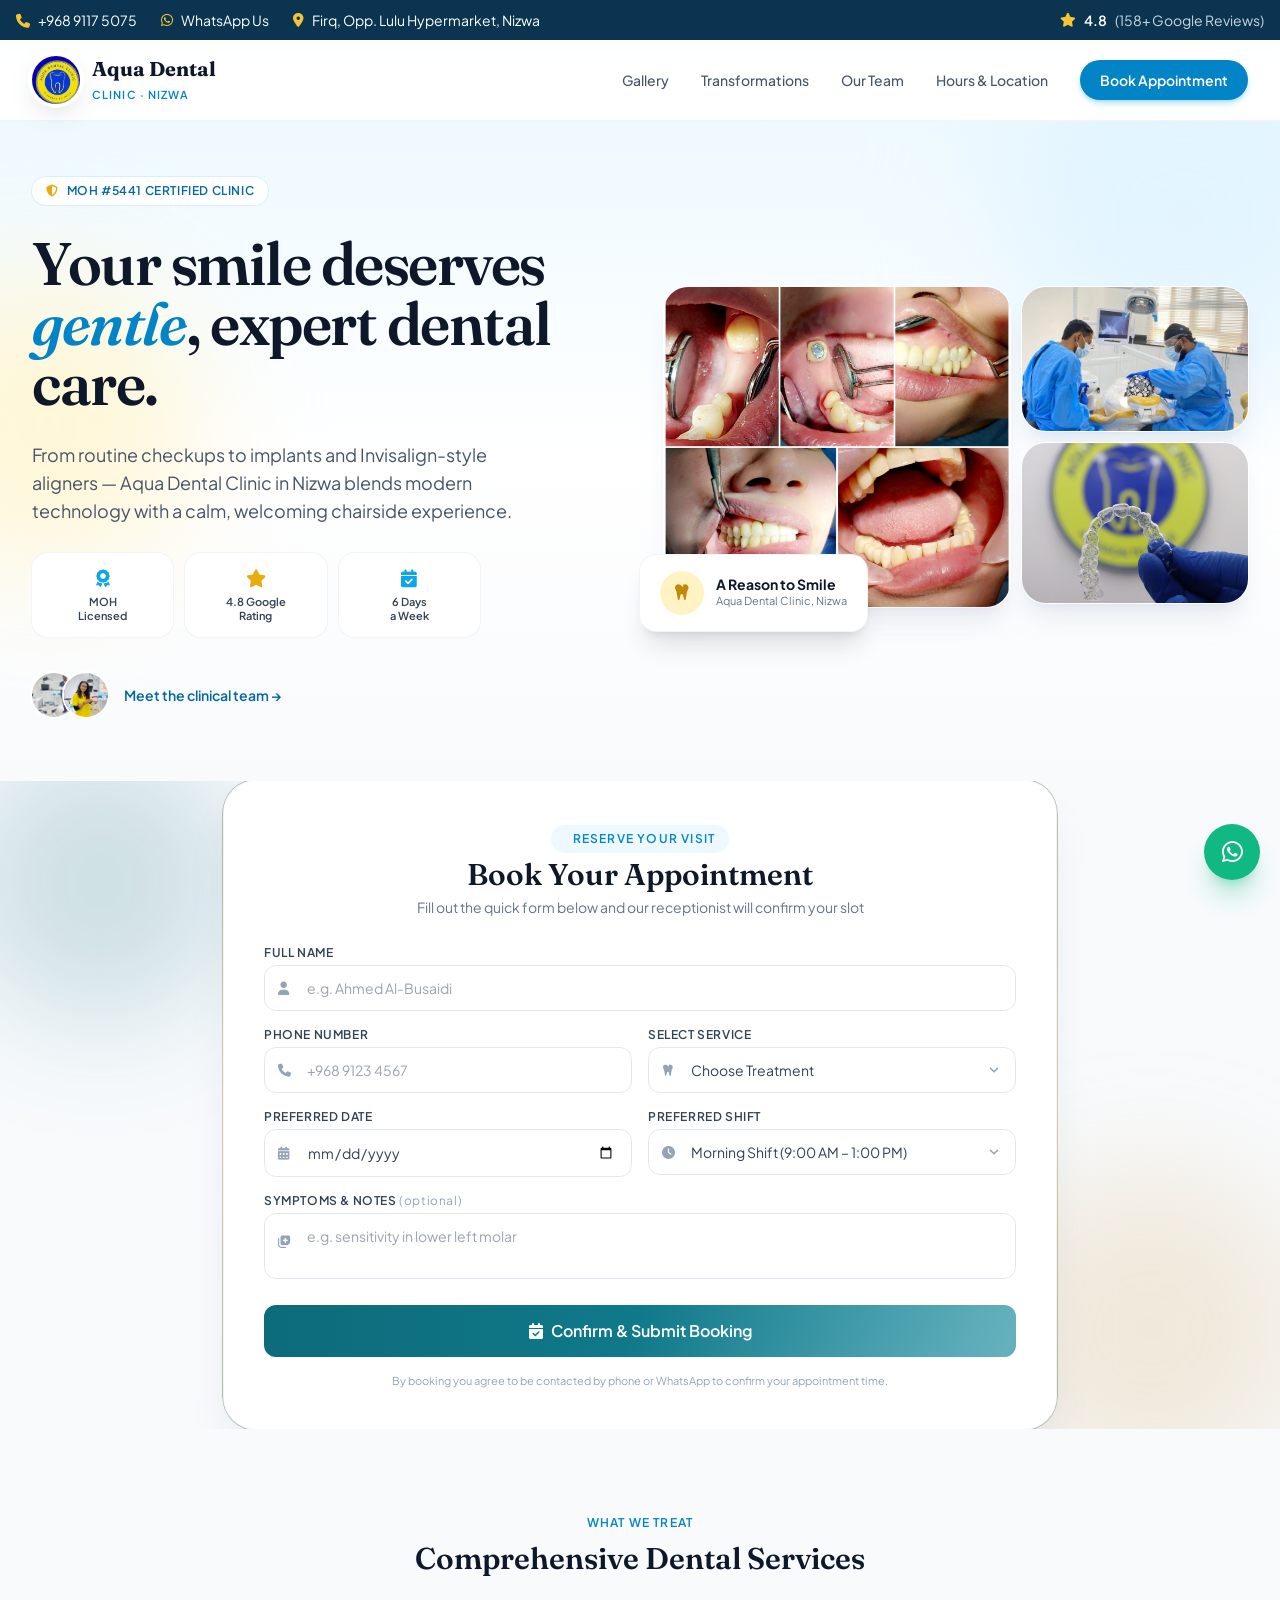
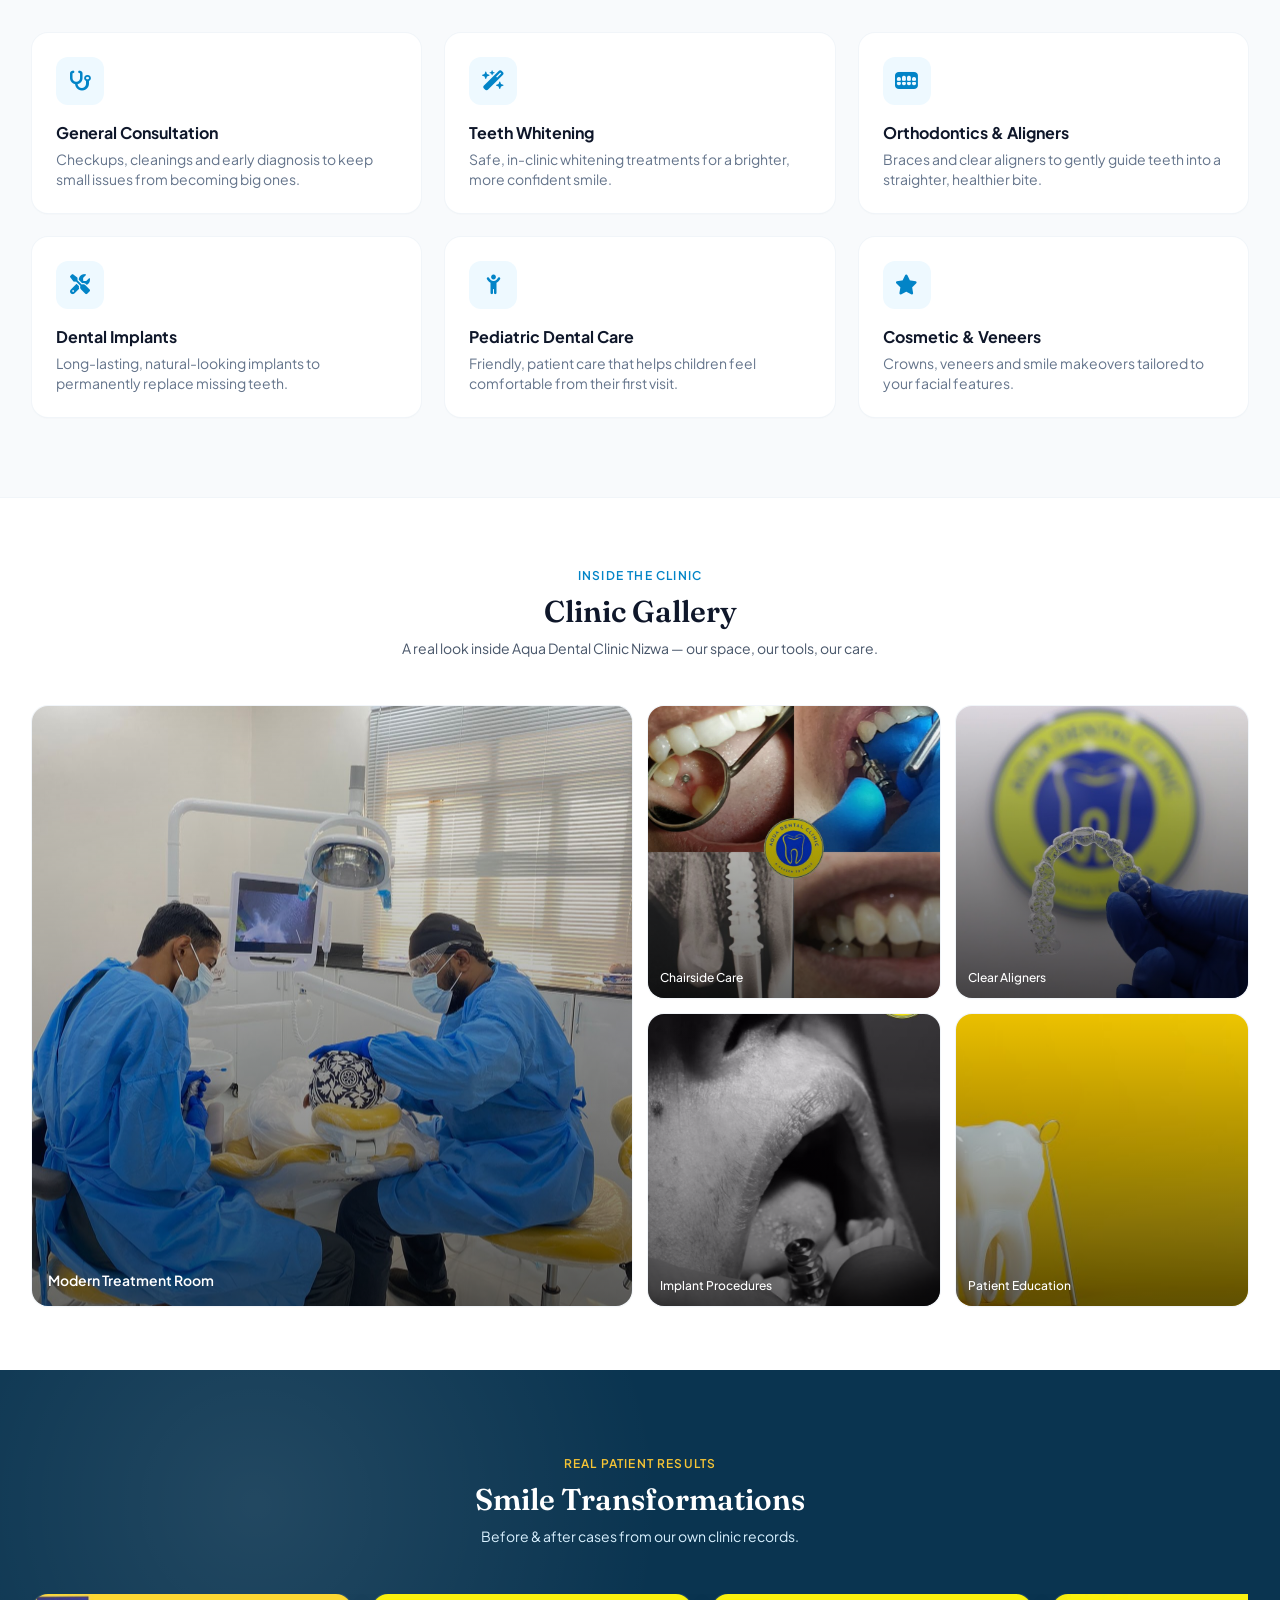
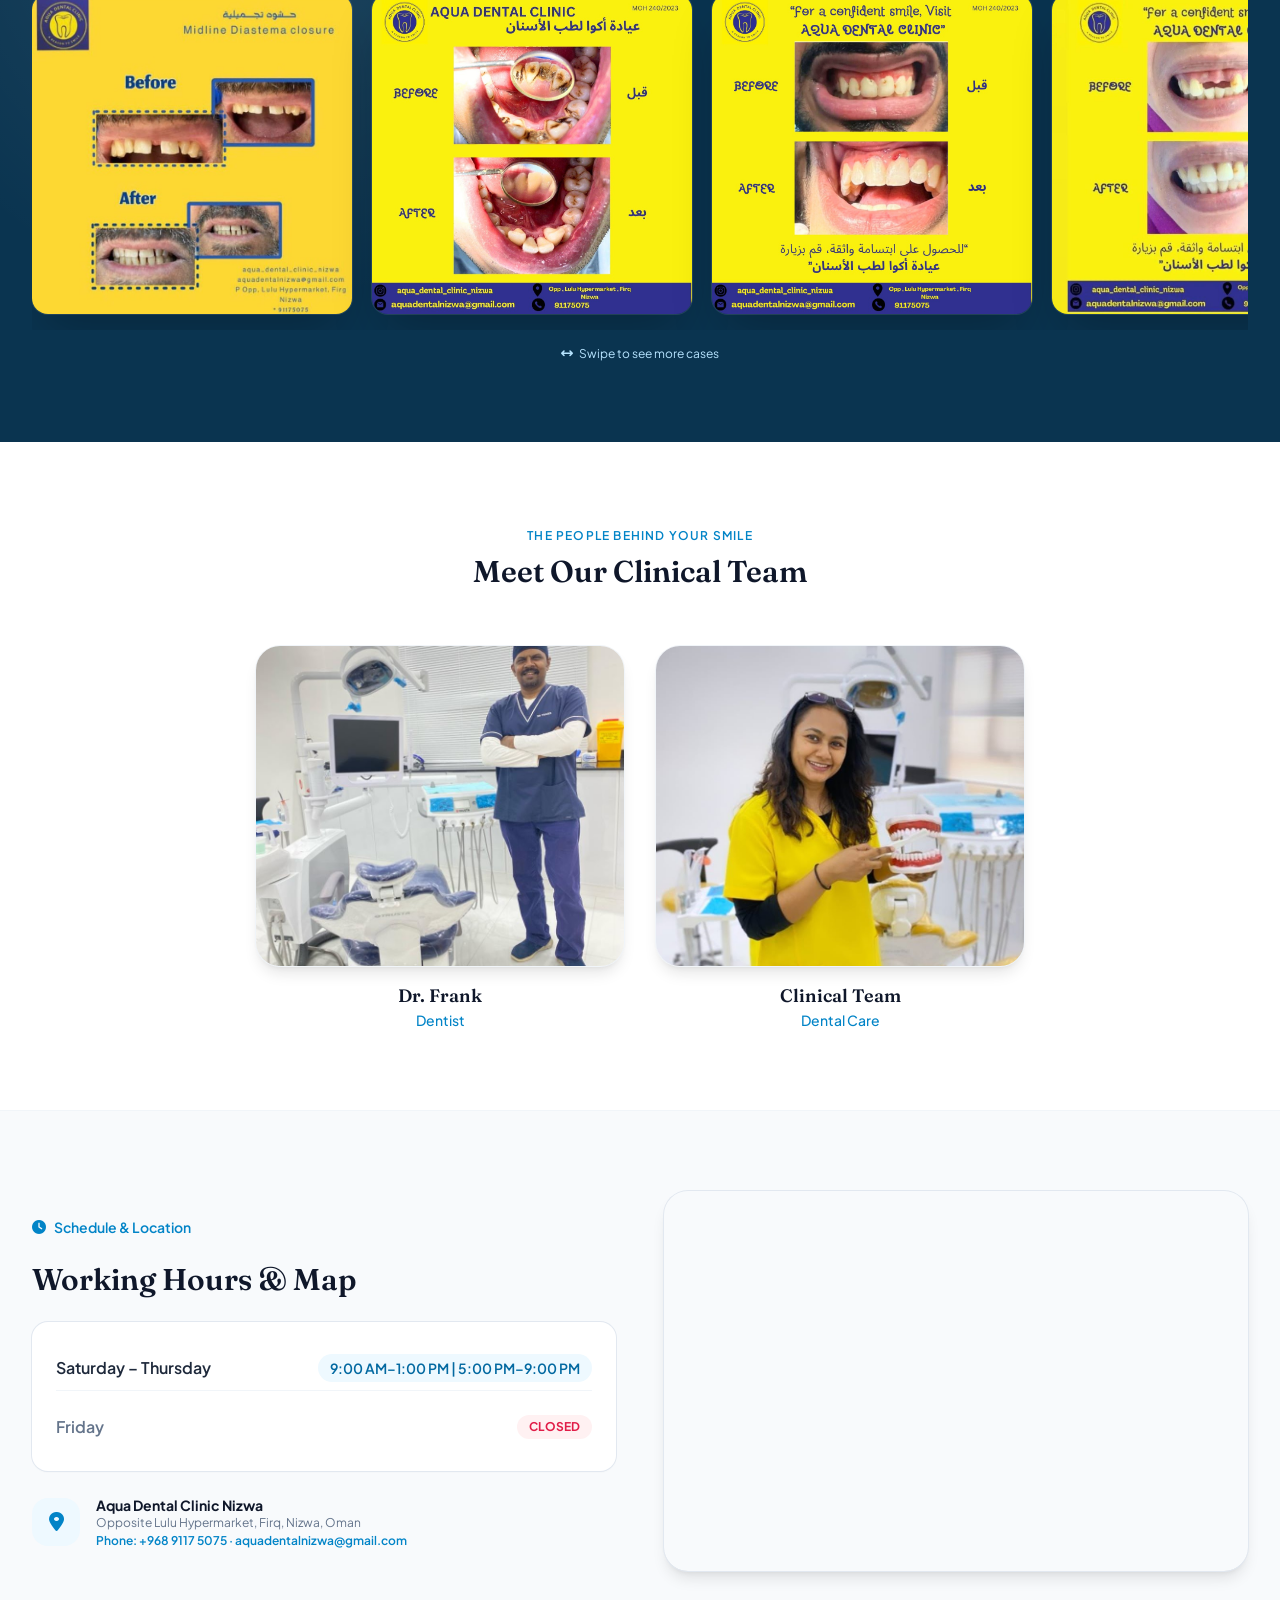
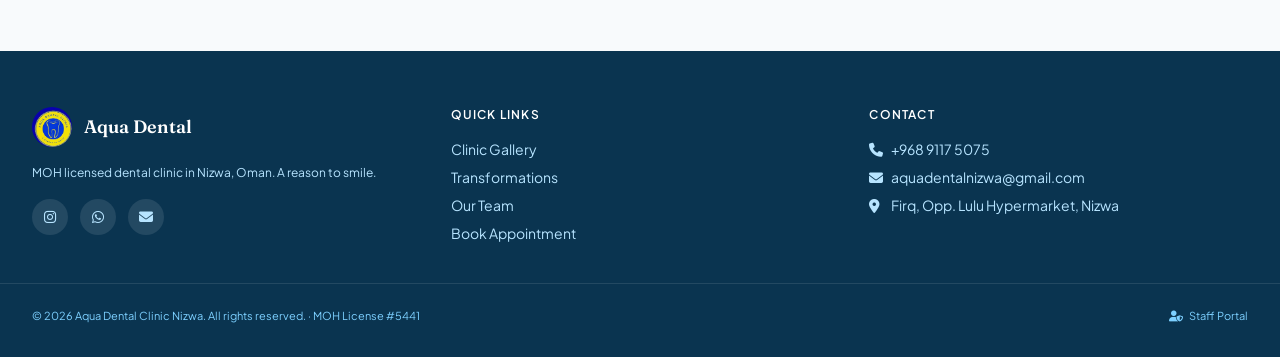
<file: index.html>
<!DOCTYPE html>
<html lang="en" class="scroll-smooth">
<head>
<meta charset="UTF-8" />
<meta name="viewport" content="width=device-width, initial-scale=1.0" />
<title>Aqua Dental Clinic Nizwa | عيادة أكوا لطب الأسنان</title>
<meta name="description" content="Aqua Dental Clinic — MOH licensed dental care in Firq, Nizwa. Implants, orthodontics, whitening, pediatric & general dentistry." />
<link rel="stylesheet" href="assets/site.css" />
<link rel="stylesheet" href="https://cdnjs.cloudflare.com/ajax/libs/font-awesome/6.4.0/css/all.min.css" />
<link rel="preconnect" href="https://fonts.googleapis.com">
<link href="https://fonts.googleapis.com/css2?family=Plus+Jakarta+Sans:wght@300;400;500;600;700;800&family=Fraunces:opsz,wght@9..144,400;9..144,500;9..144,600;9..144,700&display=swap" rel="stylesheet" />
<link rel="icon" href="assets/logo.jpeg" />
<style>
  /* ---------- Premium Booking Form ---------- */
  @keyframes aq-float {
    0%, 100% { transform: translate(0, 0) scale(1); }
    50% { transform: translate(14px, -18px) scale(1.05); }
  }
  @keyframes aq-float-slow {
    0%, 100% { transform: translate(0, 0) scale(1); }
    50% { transform: translate(-16px, 14px) scale(1.04); }
  }
  @keyframes aq-fade-up {
    from { opacity: 0; transform: translateY(16px); }
    to   { opacity: 1; transform: translateY(0); }
  }
  @keyframes aq-pop {
    0%   { opacity: 0; transform: scale(0.6); }
    60%  { opacity: 1; transform: scale(1.08); }
    100% { opacity: 1; transform: scale(1); }
  }
  @keyframes aq-check-draw {
    from { stroke-dashoffset: 40; }
    to   { stroke-dashoffset: 0; }
  }
  @keyframes aq-ring-pulse {
    0%   { box-shadow: 0 0 0 0 rgba(16,185,129,0.35); }
    70%  { box-shadow: 0 0 0 14px rgba(16,185,129,0); }
    100% { box-shadow: 0 0 0 0 rgba(16,185,129,0); }
  }
  @keyframes aq-shimmer {
    0%   { background-position: -200% 0; }
    100% { background-position: 200% 0; }
  }
  @keyframes aq-gradient-spin {
    to { --aq-angle: 360deg; }
  }
  @property --aq-angle {
    syntax: '<angle>';
    initial-value: 0deg;
    inherits: false;
  }

  #book .aq-blob {
    position: absolute;
    border-radius: 9999px;
    filter: blur(60px);
    pointer-events: none;
    z-index: 0;
  }
  #book .aq-blob-1 {
    top: -40px;
    left: -40px;
    width: 280px;
    height: 280px;
    background: rgba(13,107,122,0.18);
    animation: aq-float 9s ease-in-out infinite;
  }
  #book .aq-blob-2 {
    bottom: -60px;
    right: -30px;
    width: 320px;
    height: 320px;
    background: rgba(212,175,106,0.22);
    animation: aq-float-slow 11s ease-in-out infinite;
  }

  .aq-card-wrap {
    position: relative;
    isolation: isolate;
  }
  .aq-card-glow {
    position: absolute;
    inset: -2px;
    border-radius: 2.15rem;
    padding: 2px;
    background: conic-gradient(from var(--aq-angle, 0deg), #0d6b7a, #d4af6a, #0d6b7a 50%, #d4af6a 75%, #0d6b7a);
    -webkit-mask: linear-gradient(#000 0 0) content-box, linear-gradient(#000 0 0);
    -webkit-mask-composite: xor;
    mask-composite: exclude;
    opacity: 0;
    transition: opacity .5s ease;
    animation: aq-gradient-spin 6s linear infinite;
    z-index: 0;
  }
  .aq-card-wrap.in .aq-card-glow { opacity: 0.55; }

  .aq-badge-chip {
    animation: aq-fade-up .6s ease both;
  }

  .aq-field {
    opacity: 0;
    transform: translateY(16px);
  }
  .aq-card-wrap.in .aq-field {
    animation: aq-fade-up .55s cubic-bezier(.2,.7,.3,1) forwards;
  }
  .aq-card-wrap.in .aq-field:nth-of-type(1) { animation-delay: .05s; }
  .aq-card-wrap.in .aq-field:nth-of-type(2) { animation-delay: .12s; }
  .aq-card-wrap.in .aq-field:nth-of-type(3) { animation-delay: .19s; }
  .aq-card-wrap.in .aq-field:nth-of-type(4) { animation-delay: .26s; }
  .aq-card-wrap.in .aq-field:nth-of-type(5) { animation-delay: .33s; }
  .aq-card-wrap.in .aq-field:nth-of-type(6) { animation-delay: .40s; }
  .aq-card-wrap.in .aq-field:nth-of-type(7) { animation-delay: .47s; }

  .aq-input-wrap {
    position: relative;
    border-radius: 0.85rem;
    transition: transform .2s ease;
  }
  .aq-input-wrap:focus-within {
    transform: translateY(-1px);
  }
  .aq-input-wrap .aq-icon {
    position: absolute;
    left: 14px;
    top: 50%;
    transform: translateY(-50%);
    color: #94a3b8;
    font-size: 13px;
    transition: color .2s ease, transform .2s ease;
    pointer-events: none;
  }
  .aq-input-wrap:focus-within .aq-icon {
    color: #0d6b7a;
    transform: translateY(-50%) scale(1.12);
  }
  .aq-input-wrap input,
  .aq-input-wrap select,
  .aq-input-wrap textarea {
    padding-left: 2.6rem;
    background: linear-gradient(#fff,#fff) padding-box;
    border: 1.5px solid #e2e8f0;
    transition: border-color .2s ease, box-shadow .2s ease, background-color .2s ease;
  }
  .aq-input-wrap input:hover,
  .aq-input-wrap select:hover,
  .aq-input-wrap textarea:hover {
    border-color: #cbd5e1;
  }
  .aq-input-wrap input:focus,
  .aq-input-wrap select:focus,
  .aq-input-wrap textarea:focus {
    border-color: #0d6b7a;
    box-shadow: 0 0 0 4px rgba(13,107,122,0.12);
  }
  .aq-input-wrap textarea { padding-top: 0.75rem; }
  .aq-input-wrap select {
    -webkit-appearance: none;
    -moz-appearance: none;
    appearance: none;
    background-image: url("data:image/svg+xml;utf8,<svg xmlns='http://www.w3.org/2000/svg' width='14' height='14' viewBox='0 0 24 24' fill='none' stroke='%2394a3b8' stroke-width='2.5' stroke-linecap='round' stroke-linejoin='round'><polyline points='6 9 12 15 18 9'/></svg>");
    background-repeat: no-repeat;
    background-position: right 14px center;
    padding-right: 2.25rem;
  }
  .aq-input-wrap.aq-textarea .aq-icon { top: 22px; transform: none; }
  .aq-input-wrap.aq-textarea:focus-within .aq-icon { transform: scale(1.12); }

  .aq-submit-btn {
    position: relative;
    overflow: hidden;
    background: linear-gradient(90deg, #0d6b7a 0%, #12879a 45%, #0d6b7a 100%);
    background-size: 220% 100%;
    transition: background-position .6s ease, transform .15s ease, box-shadow .3s ease;
  }
  .aq-submit-btn:hover:not(:disabled) {
    background-position: 100% 0;
    transform: translateY(-2px);
    box-shadow: 0 14px 30px -10px rgba(13,107,122,0.55);
  }
  .aq-submit-btn:active:not(:disabled) { transform: translateY(0); }
  .aq-submit-btn::after {
    content: "";
    position: absolute;
    inset: 0;
    background: linear-gradient(115deg, transparent 20%, rgba(255,255,255,0.35) 40%, transparent 60%);
    background-size: 250% 100%;
    animation: aq-shimmer 2.8s ease-in-out infinite;
    pointer-events: none;
  }

  .aq-success-check {
    animation: aq-pop .5s cubic-bezier(.2,.9,.3,1.2) both, aq-ring-pulse 1.8s ease-out .4s 2;
  }
  .aq-success-check svg { overflow: visible; }
  .aq-success-check svg path {
    stroke-dasharray: 40;
    stroke-dashoffset: 40;
    animation: aq-check-draw .5s ease .25s forwards;
  }
  #booking-success h3, #booking-success p, #booking-success button {
    opacity: 0;
    animation: aq-fade-up .5s ease forwards;
  }
  #booking-success h3 { animation-delay: .35s; }
  #booking-success p { animation-delay: .45s; }
  #booking-success button { animation-delay: .55s; }
</style>
  <!-- Google tag (gtag.js) -->
<script async src="https://www.googletagmanager.com/gtag/js?id=G-E5PVYJ9X9H"></script>
<script>
  window.dataLayer = window.dataLayer || [];
  function gtag(){dataLayer.push(arguments);}
  gtag('js', new Date());

  gtag('config', 'G-E5PVYJ9X9H');
</script>
</head>
<body class="font-sans text-slate-700 bg-slate-50 antialiased selection:bg-brand-500 selection:text-white">

  <!-- Top Bar -->
  <div class="bg-brand-900 text-white text-[11px] sm:text-sm py-2.5 px-4">
    <div class="max-w-7xl mx-auto flex flex-wrap justify-between items-center gap-2">
      <div class="flex items-center gap-4 sm:gap-6">
        <a href="tel:+96891175075" class="hover:text-gold-300 transition-colors"><i class="fa-solid fa-phone text-gold-400 mr-2"></i>+968 9117 5075</a>
        <a href="https://wa.me/96891175075" target="_blank" class="hidden sm:inline-flex items-center hover:text-gold-300 transition-colors"><i class="fa-brands fa-whatsapp text-gold-400 mr-2"></i>WhatsApp Us</a>
        <span class="hidden lg:inline-flex items-center"><i class="fa-solid fa-location-dot text-gold-400 mr-2"></i>Firq, Opp. Lulu Hypermarket, Nizwa</span>
      </div>
      <div class="flex items-center gap-2">
        <i class="fa-solid fa-star text-gold-400"></i>
        <span class="font-semibold">4.8</span>
        <span class="text-slate-300">(158+ Google Reviews)</span>
      </div>
    </div>
  </div>

  <!-- Header -->
  <header class="sticky top-0 z-40 bg-white/90 backdrop-blur-md border-b border-slate-100">
    <div class="max-w-7xl mx-auto px-4 sm:px-6 lg:px-8 h-20 flex items-center justify-between">
      <a href="#" class="flex items-center gap-3">
        <img src="assets/logo.jpeg" alt="Aqua Dental Clinic logo" class="w-12 h-12 rounded-full object-cover badge-ring" />
        <div>
          <span class="text-xl font-bold text-slate-900 block leading-tight font-display">Aqua Dental</span>
          <span class="text-[11px] text-brand-600 font-semibold tracking-widest uppercase">Clinic · Nizwa</span>
        </div>
      </a>

      <nav class="hidden md:flex items-center gap-8 font-medium text-sm text-slate-600">
        <a href="#gallery" class="hover:text-brand-600 transition-colors">Gallery</a>
        <a href="#transformations" class="hover:text-brand-600 transition-colors">Transformations</a>
        <a href="#team" class="hover:text-brand-600 transition-colors">Our Team</a>
        <a href="#hours" class="hover:text-brand-600 transition-colors">Hours & Location</a>
        <a href="#book" class="bg-brand-600 hover:bg-brand-700 text-white px-5 py-2.5 rounded-full font-semibold transition-all shadow-md shadow-brand-500/30 hover:shadow-lg hover:-translate-y-0.5">
          Book Appointment
        </a>
      </nav>
      <a href="#book" class="md:hidden bg-brand-600 text-white text-xs font-semibold px-4 py-2 rounded-full">Book</a>
    </div>
  </header>

  <!-- Hero -->
  <section class="relative overflow-hidden bg-gradient-to-b from-brand-50 via-white to-transparent">
    <div class="absolute -top-24 -right-24 w-96 h-96 bg-brand-100 rounded-full blur-3xl opacity-60"></div>
    <div class="absolute top-40 -left-24 w-72 h-72 bg-gold-100 rounded-full blur-3xl opacity-70"></div>

    <div class="max-w-7xl mx-auto px-4 sm:px-6 lg:px-8 pt-14 pb-20 relative">
      <div class="grid lg:grid-cols-12 gap-12 items-center">

        <div class="lg:col-span-6 space-y-7">
          <div class="inline-flex items-center gap-2 px-3.5 py-1.5 rounded-full bg-white ring-1 ring-brand-100 text-brand-700 text-xs font-semibold uppercase tracking-wider shadow-sm">
            <i class="fa-solid fa-shield-halved text-gold-500"></i> MOH #5441 Certified Clinic
          </div>
          <h1 class="font-display text-4xl sm:text-5xl xl:text-6xl font-semibold text-slate-900 tracking-tight leading-[1.08]">
            Your smile deserves <span class="text-brand-600 italic">gentle</span>, expert dental care.
          </h1>
          <p class="text-base sm:text-lg text-slate-600 leading-relaxed max-w-lg">
            From routine checkups to implants and Invisalign-style aligners — Aqua Dental Clinic in Nizwa blends modern technology with a calm, welcoming chairside experience.
          </p>

          <div class="grid grid-cols-3 gap-3 max-w-md">
            <div class="bg-white rounded-2xl p-3.5 ring-1 ring-slate-100 shadow-sm text-center">
              <i class="fa-solid fa-award text-brand-500 text-lg"></i>
              <p class="text-[11px] font-semibold text-slate-700 mt-1 leading-tight">MOH<br/>Licensed</p>
            </div>
            <div class="bg-white rounded-2xl p-3.5 ring-1 ring-slate-100 shadow-sm text-center">
              <i class="fa-solid fa-star text-gold-500 text-lg"></i>
              <p class="text-[11px] font-semibold text-slate-700 mt-1 leading-tight">4.8 Google<br/>Rating</p>
            </div>
            <div class="bg-white rounded-2xl p-3.5 ring-1 ring-slate-100 shadow-sm text-center">
              <i class="fa-solid fa-calendar-check text-brand-500 text-lg"></i>
              <p class="text-[11px] font-semibold text-slate-700 mt-1 leading-tight">6 Days<br/>a Week</p>
            </div>
          </div>

          <div class="flex items-center gap-4 pt-2">
            <div class="flex -space-x-3">
              <img src="assets/dr-frank.jpeg" class="w-11 h-11 rounded-full object-cover ring-2 ring-white" alt="Dr. Frank" />
              <img src="assets/staff-woman.jpeg" class="w-11 h-11 rounded-full object-cover ring-2 ring-white" alt="Clinical team member" />
            </div>
            <a href="#team" class="text-sm font-semibold text-brand-700 hover:text-brand-800">Meet the clinical team →</a>
          </div>
        </div>

        <div class="lg:col-span-6 relative">
          <div class="grid grid-cols-5 gap-3">
            <div class="col-span-3 rounded-3xl overflow-hidden shadow-xl shadow-slate-300/40 ring-1 ring-white h-80">
              <img src="assets/gallery-1.jpeg" alt="Dentist performing gentle treatment at Aqua Dental Clinic" class="w-full h-full object-cover" />
            </div>
            <div class="col-span-2 flex flex-col gap-3">
              <div class="rounded-3xl overflow-hidden shadow-xl shadow-slate-300/40 ring-1 ring-white h-36">
                <img src="assets/clinic-room.jpeg" alt="Modern treatment room" class="w-full h-full object-cover" />
              </div>
              <div class="rounded-3xl overflow-hidden shadow-xl shadow-slate-300/40 ring-1 ring-white h-40">
                <img src="assets/aligner.jpeg" alt="Clear aligner tray" class="w-full h-full object-cover" />
              </div>
            </div>
          </div>
          <div class="absolute -bottom-6 -left-6 bg-white rounded-2xl shadow-xl px-5 py-4 flex items-center gap-3 ring-1 ring-slate-100">
            <div class="w-11 h-11 rounded-full bg-gold-100 text-gold-600 flex items-center justify-center text-lg">
              <i class="fa-solid fa-tooth"></i>
            </div>
            <div>
              <p class="text-sm font-bold text-slate-900 leading-tight">A Reason to Smile</p>
              <p class="text-[11px] text-slate-500">Aqua Dental Clinic, Nizwa</p>
            </div>
          </div>
        </div>

      </div>
    </div>
  </section>

  <!-- Booking Form -->
  <section id="book" class="scroll-mt-24 -mt-4 relative z-10 overflow-hidden">
    <div class="aq-blob aq-blob-1"></div>
    <div class="aq-blob aq-blob-2"></div>

    <div class="max-w-4xl mx-auto px-4 sm:px-6 lg:px-8">
      <div class="aq-card-wrap reveal" id="book-card">
        <div class="aq-card-glow"></div>
        <div class="relative z-10 bg-white rounded-[2rem] p-6 sm:p-10 shadow-2xl shadow-brand-900/10 ring-1 ring-slate-100">
          <div class="mb-7 text-center">
            <span class="aq-badge-chip inline-flex items-center gap-2 text-brand-600 font-semibold text-xs uppercase tracking-widest bg-brand-50 px-3.5 py-1.5 rounded-full">
              <i class="fa-solid fa-sparkles text-gold-500"></i> Reserve your visit
            </span>
            <h2 class="text-2xl sm:text-3xl font-display font-semibold text-slate-900 mt-1">Book Your Appointment</h2>
            <p class="text-sm text-slate-500 mt-1">Fill out the quick form below and our receptionist will confirm your slot</p>
          </div>

          <form id="direct-booking-form" onsubmit="handleFormSubmit(event)" class="grid sm:grid-cols-2 gap-4">
            <div class="aq-field sm:col-span-2">
              <label class="block text-xs font-semibold text-slate-700 uppercase tracking-wider mb-1">Full Name</label>
              <div class="aq-input-wrap">
                <i class="fa-solid fa-user aq-icon"></i>
                <input id="f-name" type="text" required placeholder="e.g. Ahmed Al-Busaidi" class="w-full rounded-xl px-4 py-3 text-sm outline-none" />
              </div>
            </div>
            <div class="aq-field">
              <label class="block text-xs font-semibold text-slate-700 uppercase tracking-wider mb-1">Phone Number</label>
              <div class="aq-input-wrap">
                <i class="fa-solid fa-phone aq-icon"></i>
                <input id="f-phone" type="tel" required placeholder="+968 9123 4567" class="w-full rounded-xl px-4 py-3 text-sm outline-none" />
              </div>
            </div>
            <div class="aq-field">
              <label class="block text-xs font-semibold text-slate-700 uppercase tracking-wider mb-1">Select Service</label>
              <div class="aq-input-wrap">
                <i class="fa-solid fa-tooth aq-icon"></i>
                <select id="f-service" required class="w-full rounded-xl px-4 py-3 text-sm outline-none bg-white">
                  <option value="">Choose Treatment</option>
                  <option value="General Consultation">General Consultation</option>
                  <option value="Teeth Whitening">Teeth Whitening</option>
                  <option value="Orthodontics & Aligners">Orthodontics & Aligners</option>
                  <option value="Dental Implants">Dental Implants</option>
                  <option value="Pediatric Care">Pediatric Dental Care</option>
                  <option value="Cosmetic / Veneers">Cosmetic / Veneers</option>
                </select>
              </div>
            </div>
            <div class="aq-field">
              <label class="block text-xs font-semibold text-slate-700 uppercase tracking-wider mb-1">Preferred Date</label>
              <div class="aq-input-wrap">
                <i class="fa-solid fa-calendar-days aq-icon"></i>
                <input id="f-date" type="date" required class="w-full rounded-xl px-4 py-3 text-sm outline-none" />
              </div>
            </div>
            <div class="aq-field">
              <label class="block text-xs font-semibold text-slate-700 uppercase tracking-wider mb-1">Preferred Shift</label>
              <div class="aq-input-wrap">
                <i class="fa-solid fa-clock aq-icon"></i>
                <select id="f-shift" required class="w-full rounded-xl px-4 py-3 text-sm outline-none bg-white">
                  <option value="Morning Shift (9:00 AM - 1:00 PM)">Morning Shift (9:00 AM – 1:00 PM)</option>
                  <option value="Evening Shift (5:00 PM - 9:00 PM)">Evening Shift (5:00 PM – 9:00 PM)</option>
                </select>
              </div>
            </div>
            <div class="aq-field sm:col-span-2">
              <label class="block text-xs font-semibold text-slate-700 uppercase tracking-wider mb-1">Symptoms & Notes <span class="normal-case text-slate-400 font-normal">(optional)</span></label>
              <div class="aq-input-wrap aq-textarea">
                <i class="fa-solid fa-notes-medical aq-icon"></i>
                <textarea id="f-notes" rows="2" placeholder="e.g. sensitivity in lower left molar" class="w-full rounded-xl px-4 py-3 text-sm outline-none resize-none"></textarea>
              </div>
            </div>

            <div class="aq-field sm:col-span-2">
              <button type="submit" id="submit-btn" class="aq-submit-btn w-full text-white font-semibold py-3.5 rounded-xl mt-1 disabled:opacity-60">
                <span class="relative z-10 inline-flex items-center justify-center gap-2">
                  <i class="fa-solid fa-calendar-check"></i> Confirm & Submit Booking
                </span>
              </button>
              <p class="text-center text-[11px] text-slate-400 mt-4">By booking you agree to be contacted by phone or WhatsApp to confirm your appointment time.</p>
            </div>
          </form>

          <div id="booking-success" class="hidden text-center py-8 space-y-4">
            <div class="aq-success-check w-16 h-16 bg-emerald-100 text-emerald-600 rounded-full flex items-center justify-center mx-auto">
              <svg width="30" height="30" viewBox="0 0 30 30" fill="none">
                <path d="M6 15.5L12 21L24 8" stroke="currentColor" stroke-width="3" stroke-linecap="round" stroke-linejoin="round"/>
              </svg>
            </div>
            <h3 class="text-2xl font-display font-semibold text-slate-900">Booking Request Received!</h3>
            <p class="text-sm text-slate-600 max-w-sm mx-auto">Thank you. Our clinic receptionist will contact you shortly via phone or WhatsApp to confirm your exact appointment time.</p>
            <button onclick="resetForm()" class="text-sm text-brand-600 font-semibold hover:underline">Book another appointment</button>
          </div>
        </div>
      </div>
    </div>
  </section>

  <!-- Services -->
  <section class="py-20">
    <div class="max-w-7xl mx-auto px-4 sm:px-6 lg:px-8">
      <div class="text-center max-w-xl mx-auto mb-14 space-y-2 reveal">
        <span class="text-brand-600 font-semibold text-xs uppercase tracking-widest">What we treat</span>
        <h2 class="text-3xl font-display font-semibold text-slate-900">Comprehensive Dental Services</h2>
      </div>
      <div class="grid sm:grid-cols-2 lg:grid-cols-3 gap-6">
        <div class="reveal group bg-white rounded-2xl p-6 ring-1 ring-slate-100 shadow-sm hover:shadow-lg hover:-translate-y-1 transition-all">
          <div class="w-12 h-12 rounded-xl bg-brand-50 text-brand-600 flex items-center justify-center text-xl mb-4 group-hover:bg-brand-600 group-hover:text-white transition-colors"><i class="fa-solid fa-stethoscope"></i></div>
          <h3 class="font-bold text-slate-900 mb-1">General Consultation</h3>
          <p class="text-sm text-slate-500">Checkups, cleanings and early diagnosis to keep small issues from becoming big ones.</p>
        </div>
        <div class="reveal group bg-white rounded-2xl p-6 ring-1 ring-slate-100 shadow-sm hover:shadow-lg hover:-translate-y-1 transition-all">
          <div class="w-12 h-12 rounded-xl bg-brand-50 text-brand-600 flex items-center justify-center text-xl mb-4 group-hover:bg-brand-600 group-hover:text-white transition-colors"><i class="fa-solid fa-wand-magic-sparkles"></i></div>
          <h3 class="font-bold text-slate-900 mb-1">Teeth Whitening</h3>
          <p class="text-sm text-slate-500">Safe, in-clinic whitening treatments for a brighter, more confident smile.</p>
        </div>
        <div class="reveal group bg-white rounded-2xl p-6 ring-1 ring-slate-100 shadow-sm hover:shadow-lg hover:-translate-y-1 transition-all">
          <div class="w-12 h-12 rounded-xl bg-brand-50 text-brand-600 flex items-center justify-center text-xl mb-4 group-hover:bg-brand-600 group-hover:text-white transition-colors"><i class="fa-solid fa-teeth"></i></div>
          <h3 class="font-bold text-slate-900 mb-1">Orthodontics & Aligners</h3>
          <p class="text-sm text-slate-500">Braces and clear aligners to gently guide teeth into a straighter, healthier bite.</p>
        </div>
        <div class="reveal group bg-white rounded-2xl p-6 ring-1 ring-slate-100 shadow-sm hover:shadow-lg hover:-translate-y-1 transition-all">
          <div class="w-12 h-12 rounded-xl bg-brand-50 text-brand-600 flex items-center justify-center text-xl mb-4 group-hover:bg-brand-600 group-hover:text-white transition-colors"><i class="fa-solid fa-screwdriver-wrench"></i></div>
          <h3 class="font-bold text-slate-900 mb-1">Dental Implants</h3>
          <p class="text-sm text-slate-500">Long-lasting, natural-looking implants to permanently replace missing teeth.</p>
        </div>
        <div class="reveal group bg-white rounded-2xl p-6 ring-1 ring-slate-100 shadow-sm hover:shadow-lg hover:-translate-y-1 transition-all">
          <div class="w-12 h-12 rounded-xl bg-brand-50 text-brand-600 flex items-center justify-center text-xl mb-4 group-hover:bg-brand-600 group-hover:text-white transition-colors"><i class="fa-solid fa-child-reaching"></i></div>
          <h3 class="font-bold text-slate-900 mb-1">Pediatric Dental Care</h3>
          <p class="text-sm text-slate-500">Friendly, patient care that helps children feel comfortable from their first visit.</p>
        </div>
        <div class="reveal group bg-white rounded-2xl p-6 ring-1 ring-slate-100 shadow-sm hover:shadow-lg hover:-translate-y-1 transition-all">
          <div class="w-12 h-12 rounded-xl bg-brand-50 text-brand-600 flex items-center justify-center text-xl mb-4 group-hover:bg-brand-600 group-hover:text-white transition-colors"><i class="fa-solid fa-star"></i></div>
          <h3 class="font-bold text-slate-900 mb-1">Cosmetic & Veneers</h3>
          <p class="text-sm text-slate-500">Crowns, veneers and smile makeovers tailored to your facial features.</p>
        </div>
      </div>
    </div>
  </section>

  <!-- Gallery -->
  <section id="gallery" class="py-16 bg-white border-t border-slate-100 scroll-mt-20">
    <div class="max-w-7xl mx-auto px-4 sm:px-6 lg:px-8">
      <div class="text-center max-w-xl mx-auto mb-12 space-y-2 reveal">
        <span class="text-brand-600 font-semibold text-xs uppercase tracking-widest">Inside the clinic</span>
        <h2 class="text-3xl font-display font-semibold text-slate-900">Clinic Gallery</h2>
        <p class="text-slate-600 text-sm">A real look inside Aqua Dental Clinic Nizwa — our space, our tools, our care.</p>
      </div>

      <div class="grid grid-cols-2 md:grid-cols-4 gap-4">
        <div class="reveal relative group aspect-square rounded-2xl overflow-hidden shadow-sm ring-1 ring-slate-100 col-span-2 row-span-2">
          <img src="assets/clinic-room.jpeg" alt="Modern treatment room at Aqua Dental" class="w-full h-full object-cover group-hover:scale-105 transition-transform duration-500" />
          <div class="absolute inset-0 bg-gradient-to-t from-black/60 to-transparent flex items-end p-4">
            <span class="text-white text-sm font-semibold">Modern Treatment Room</span>
          </div>
        </div>
        <div class="reveal relative group aspect-square rounded-2xl overflow-hidden shadow-sm ring-1 ring-slate-100">
          <img src="assets/gallery-2.jpeg" alt="Chairside dental care" class="w-full h-full object-cover group-hover:scale-105 transition-transform duration-500" />
          <div class="absolute inset-0 bg-gradient-to-t from-black/60 to-transparent flex items-end p-3">
            <span class="text-white text-xs font-medium">Chairside Care</span>
          </div>
        </div>
        <div class="reveal relative group aspect-square rounded-2xl overflow-hidden shadow-sm ring-1 ring-slate-100">
          <img src="assets/aligner.jpeg" alt="Clear aligner tray" class="w-full h-full object-cover group-hover:scale-105 transition-transform duration-500" />
          <div class="absolute inset-0 bg-gradient-to-t from-black/60 to-transparent flex items-end p-3">
            <span class="text-white text-xs font-medium">Clear Aligners</span>
          </div>
        </div>
        <div class="reveal relative group aspect-square rounded-2xl overflow-hidden shadow-sm ring-1 ring-slate-100">
          <img src="assets/implant-bw.jpeg" alt="Dental implant procedure" class="w-full h-full object-cover group-hover:scale-105 transition-transform duration-500" />
          <div class="absolute inset-0 bg-gradient-to-t from-black/60 to-transparent flex items-end p-3">
            <span class="text-white text-xs font-medium">Implant Procedures</span>
          </div>
        </div>
        <div class="reveal relative group aspect-square rounded-2xl overflow-hidden shadow-sm ring-1 ring-slate-100">
          <img src="assets/tooth-model.jpeg" alt="Dental care model" class="w-full h-full object-cover group-hover:scale-105 transition-transform duration-500" />
          <div class="absolute inset-0 bg-gradient-to-t from-black/60 to-transparent flex items-end p-3">
            <span class="text-white text-xs font-medium">Patient Education</span>
          </div>
        </div>
      </div>
    </div>
  </section>

  <!-- Transformations -->
  <section id="transformations" class="py-20 bg-brand-900 relative overflow-hidden scroll-mt-20">
    <div class="absolute inset-0 opacity-10 bg-[radial-gradient(circle_at_20%_20%,white,transparent_35%)]"></div>
    <div class="max-w-7xl mx-auto px-4 sm:px-6 lg:px-8 relative">
      <div class="text-center max-w-xl mx-auto mb-12 space-y-2 reveal">
        <span class="text-gold-400 font-semibold text-xs uppercase tracking-widest">Real patient results</span>
        <h2 class="text-3xl font-display font-semibold text-white">Smile Transformations</h2>
        <p class="text-brand-100 text-sm">Before & after cases from our own clinic records.</p>
      </div>

      <div class="flex gap-5 overflow-x-auto pb-4 transform-scroll snap-x snap-mandatory">
        <img src="assets/case-diastema.jpeg" alt="Midline diastema closure before and after" class="reveal snap-center shrink-0 w-72 sm:w-80 rounded-2xl shadow-2xl ring-1 ring-white/10" />
        <img src="assets/case-cleaning.jpeg" alt="Deep cleaning before and after" class="reveal snap-center shrink-0 w-72 sm:w-80 rounded-2xl shadow-2xl ring-1 ring-white/10" />
        <img src="assets/case-smile.jpeg" alt="Smile restoration before and after" class="reveal snap-center shrink-0 w-72 sm:w-80 rounded-2xl shadow-2xl ring-1 ring-white/10" />
        <img src="assets/case-broken.jpeg" alt="Broken tooth restoration before and after" class="reveal snap-center shrink-0 w-72 sm:w-80 rounded-2xl shadow-2xl ring-1 ring-white/10" />
        <img src="assets/case-cavity.jpeg" alt="Cavity filling before and after" class="reveal snap-center shrink-0 w-72 sm:w-80 rounded-2xl shadow-2xl ring-1 ring-white/10" />
      </div>
      <p class="text-center text-brand-200 text-xs mt-4"><i class="fa-solid fa-arrows-left-right mr-1"></i> Swipe to see more cases</p>
    </div>
  </section>

  <!-- Team -->
  <section id="team" class="py-20 bg-white scroll-mt-20">
    <div class="max-w-7xl mx-auto px-4 sm:px-6 lg:px-8">
      <div class="text-center max-w-xl mx-auto mb-14 space-y-2 reveal">
        <span class="text-brand-600 font-semibold text-xs uppercase tracking-widest">The people behind your smile</span>
        <h2 class="text-3xl font-display font-semibold text-slate-900">Meet Our Clinical Team</h2>
      </div>
      <div class="grid sm:grid-cols-2 max-w-3xl mx-auto gap-8">
        <div class="reveal text-center group">
          <div class="rounded-3xl overflow-hidden shadow-lg ring-1 ring-slate-100 h-80">
            <img src="assets/dr-frank.jpeg" alt="Dr. Frank at Aqua Dental Clinic" class="w-full h-full object-cover group-hover:scale-105 transition-transform duration-500" />
          </div>
          <h3 class="font-display font-semibold text-lg text-slate-900 mt-4">Dr. Frank</h3>
          <p class="text-sm text-brand-600 font-medium">Dentist</p>
        </div>
        <div class="reveal text-center group">
          <div class="rounded-3xl overflow-hidden shadow-lg ring-1 ring-slate-100 h-80">
            <img src="assets/staff-woman.jpeg" alt="Dental care team member at Aqua Dental Clinic" class="w-full h-full object-cover group-hover:scale-105 transition-transform duration-500" />
          </div>
          <h3 class="font-display font-semibold text-lg text-slate-900 mt-4">Clinical Team</h3>
          <p class="text-sm text-brand-600 font-medium">Dental Care</p>
        </div>
      </div>
    </div>
  </section>

  <!-- Hours & Map -->
  <section id="hours" class="py-20 bg-slate-50 border-t border-slate-100 scroll-mt-20">
    <div class="max-w-7xl mx-auto px-4 sm:px-6 lg:px-8">
      <div class="grid lg:grid-cols-2 gap-12 items-center">

        <div class="reveal space-y-6">
          <div class="inline-flex items-center gap-2 text-brand-600 font-semibold text-sm">
            <i class="fa-solid fa-clock"></i> Schedule & Location
          </div>
          <h2 class="text-3xl font-display font-semibold text-slate-900">Working Hours & Map</h2>

          <div class="bg-white rounded-2xl p-6 ring-1 ring-slate-200 shadow-sm space-y-4">
            <div class="flex justify-between items-center py-2 border-b border-slate-100">
              <span class="font-semibold text-slate-800">Saturday – Thursday</span>
              <span class="text-xs sm:text-sm font-semibold text-brand-700 bg-brand-50 px-3 py-1 rounded-full">9:00 AM–1:00 PM | 5:00 PM–9:00 PM</span>
            </div>
            <div class="flex justify-between items-center py-2">
              <span class="font-semibold text-slate-500">Friday</span>
              <span class="text-xs font-bold uppercase bg-rose-50 text-rose-600 px-3 py-1 rounded-full">Closed</span>
            </div>
          </div>

          <div class="flex items-center gap-4 text-sm text-slate-600">
            <div class="w-12 h-12 rounded-2xl bg-brand-50 text-brand-600 flex items-center justify-center shrink-0 text-xl">
              <i class="fa-solid fa-location-dot"></i>
            </div>
            <div>
              <p class="font-bold text-slate-900">Aqua Dental Clinic Nizwa</p>
              <p class="text-xs text-slate-500">Opposite Lulu Hypermarket, Firq, Nizwa, Oman</p>
              <p class="text-xs text-brand-600 font-semibold mt-0.5">Phone: +968 9117 5075 · aquadentalnizwa@gmail.com</p>
            </div>
          </div>
        </div>

        <div class="reveal rounded-3xl overflow-hidden shadow-lg ring-1 ring-slate-200 h-[380px]">
          <iframe
            src="https://www.google.com/maps/embed?pb=!1m18!1m12!1m3!1d3676.0411397948374!2d57.53537057406974!3d22.87493862182378!2m3!1f0!2f0!3f0!3m2!1i1024!2i768!4f13.1!3m3!1m2!1s0x3e8efb536fb5e92f%3A0x6e37919e2341e792!2zQXF1YSBEZW50YWwgQ2xpbmljIC8g2LnZitin2K_YqSDYo9mD2YjYpyDZhNmE2KPYs9mG2KfZhiAobW9oIzU0NDEp!5e0!3m2!1sen!2som!4v1788011609671!5m2!1sen!2som"
            width="100%"
            height="100%"
            style="border:0;"
            allowfullscreen=""
            loading="lazy"
            referrerpolicy="strict-origin-when-cross-origin">
          </iframe>
        </div>

      </div>
    </div>
  </section>

  <!-- Footer -->
  <footer class="bg-brand-900 text-brand-100 pt-14 pb-8">
    <div class="max-w-7xl mx-auto px-4 sm:px-6 lg:px-8 grid sm:grid-cols-3 gap-10 text-sm">
      <div>
        <div class="flex items-center gap-3 mb-4">
          <img src="assets/logo.jpeg" class="w-10 h-10 rounded-full object-cover" alt="Aqua Dental Clinic logo" />
          <span class="text-white font-display font-semibold text-lg">Aqua Dental</span>
        </div>
        <p class="text-brand-200 text-xs leading-relaxed">MOH licensed dental clinic in Nizwa, Oman. A reason to smile.</p>
        <div class="flex gap-3 mt-4 text-brand-200">
          <a href="https://instagram.com/aqua_dental_clinic_nizwa" target="_blank" class="w-9 h-9 rounded-full bg-white/10 hover:bg-gold-500 hover:text-brand-900 flex items-center justify-center transition-colors"><i class="fa-brands fa-instagram"></i></a>
          <a href="https://wa.me/96891175075" target="_blank" class="w-9 h-9 rounded-full bg-white/10 hover:bg-gold-500 hover:text-brand-900 flex items-center justify-center transition-colors"><i class="fa-brands fa-whatsapp"></i></a>
          <a href="mailto:aquadentalnizwa@gmail.com" class="w-9 h-9 rounded-full bg-white/10 hover:bg-gold-500 hover:text-brand-900 flex items-center justify-center transition-colors"><i class="fa-solid fa-envelope"></i></a>
        </div>
      </div>
      <div>
        <p class="text-white font-semibold mb-4 text-xs uppercase tracking-widest">Quick Links</p>
        <ul class="space-y-2 text-brand-200">
          <li><a href="#gallery" class="hover:text-white">Clinic Gallery</a></li>
          <li><a href="#transformations" class="hover:text-white">Transformations</a></li>
          <li><a href="#team" class="hover:text-white">Our Team</a></li>
          <li><a href="#book" class="hover:text-white">Book Appointment</a></li>
        </ul>
      </div>
      <div>
        <p class="text-white font-semibold mb-4 text-xs uppercase tracking-widest">Contact</p>
        <ul class="space-y-2 text-brand-200">
          <li><i class="fa-solid fa-phone w-4 mr-1"></i> +968 9117 5075</li>
          <li><i class="fa-solid fa-envelope w-4 mr-1"></i> aquadentalnizwa@gmail.com</li>
          <li><i class="fa-solid fa-location-dot w-4 mr-1"></i> Firq, Opp. Lulu Hypermarket, Nizwa</li>
        </ul>
      </div>
    </div>
    <div class="max-w-7xl mx-auto px-4 sm:px-6 lg:px-8 mt-10 pt-6 border-t border-white/10 flex flex-col sm:flex-row justify-between items-center gap-2 text-[11px] text-brand-300">
      <p>© 2026 Aqua Dental Clinic Nizwa. All rights reserved. · MOH License #5441</p>
      <a href="portal.html" class="hover:text-gold-400 inline-flex items-center gap-1.5"><i class="fa-solid fa-user-shield"></i> Staff Portal</a>
    </div>
  </footer>

  <a href="https://wa.me/96891175075" target="_blank" class="fixed bottom-5 right-5 z-50 w-14 h-14 rounded-full bg-emerald-500 hover:bg-emerald-600 text-white flex items-center justify-center text-2xl shadow-xl shadow-emerald-500/30 transition-transform hover:scale-110">
    <i class="fa-brands fa-whatsapp"></i>
  </a>

  <script>
    // =========================================================
    // Paste the Web app URL from your Apps Script deployment here.
    // See AppsScript-Code.gs for the one-time setup steps.
    // =========================================================
    const APPS_SCRIPT_URL = 'https://script.google.com/macros/s/AKfycbyU1ua93L0mgYwb30Wnbml90bhnmglUvHw9M7VFnmWxrhoTJ7ipuDIBZQ2FIUif4KNVew/exec';

    // Local cache as an offline fallback so the page still works
    // (on this device) if the Sheet can't be reached.
    const APPT_KEY = 'aqua_dental_appointments_v1';
    function cacheAppointmentLocally(appt) {
      try {
        const list = JSON.parse(localStorage.getItem(APPT_KEY)) || [];
        list.unshift(appt);
        localStorage.setItem(APPT_KEY, JSON.stringify(list));
      } catch (e) {}
    }

    async function handleFormSubmit(event) {
      event.preventDefault();
      const btn = document.getElementById('submit-btn');
      btn.disabled = true;
      btn.textContent = 'Submitting…';

      const appt = {
        action: 'create',
        name: document.getElementById('f-name').value.trim(),
        phone: document.getElementById('f-phone').value.trim(),
        service: document.getElementById('f-service').value,
        date: document.getElementById('f-date').value,
        shift: document.getElementById('f-shift').value,
        notes: document.getElementById('f-notes').value.trim()
      };

      let savedToSheet = false;
      if (APPS_SCRIPT_URL && !APPS_SCRIPT_URL.startsWith('PASTE_')) {
        try {
          // text/plain avoids a CORS preflight that Apps Script doesn't handle well;
          // the script still parses the body as JSON.
          await fetch(APPS_SCRIPT_URL, {
            method: 'POST',
            headers: { 'Content-Type': 'text/plain;charset=utf-8' },
            body: JSON.stringify(appt)
          });
          savedToSheet = true;
        } catch (err) {
          console.warn('Could not reach the Google Sheet backend, saving locally instead.', err);
        }
      } else {
        console.warn('APPS_SCRIPT_URL is not configured yet — booking saved locally only.');
      }

      if (!savedToSheet) cacheAppointmentLocally({ ...appt, status: 'Pending', bookedAt: new Date().toISOString() });

      btn.disabled = false;
      btn.textContent = 'Confirm & Submit Booking';
      document.getElementById('direct-booking-form').classList.add('hidden');
      document.getElementById('booking-success').classList.remove('hidden');
    }

    function resetForm() {
      document.getElementById('direct-booking-form').reset();
      document.getElementById('direct-booking-form').classList.remove('hidden');
      document.getElementById('booking-success').classList.add('hidden');
    }

    // scroll reveal
    const io = new IntersectionObserver((entries) => {
      entries.forEach(e => { if (e.isIntersecting) { e.target.classList.add('in'); io.unobserve(e.target); } });
    }, { threshold: 0.12 });
    document.querySelectorAll('.reveal').forEach(el => io.observe(el));
  </script>
</body>
</html>
</file>
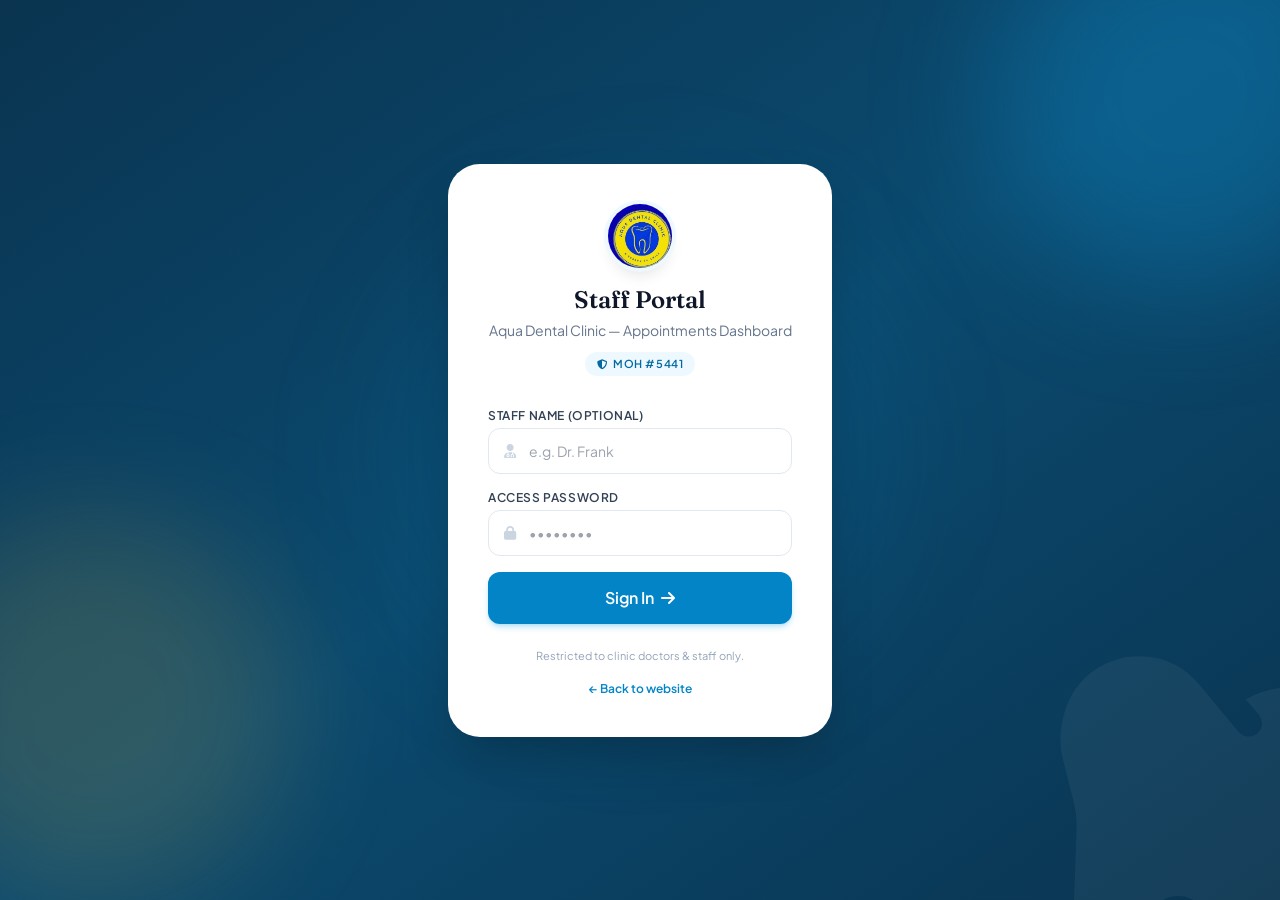
<file: portal.html>
<!DOCTYPE html>
<html lang="en" class="scroll-smooth">
<head>
<meta charset="UTF-8" />
<meta name="viewport" content="width=device-width, initial-scale=1.0" />
<title>Staff Portal | Aqua Dental Clinic</title>
<meta name="robots" content="noindex, nofollow" />
<link rel="stylesheet" href="assets/site.css" />
<link rel="stylesheet" href="https://cdnjs.cloudflare.com/ajax/libs/font-awesome/6.4.0/css/all.min.css" />
<link href="https://fonts.googleapis.com/css2?family=Plus+Jakarta+Sans:wght@300;400;500;600;700;800&family=Fraunces:opsz,wght@9..144,500;9..144,600;9..144,700&display=swap" rel="stylesheet" />
<link rel="icon" href="assets/logo.jpeg" />
</head>
<body class="font-sans text-slate-700 bg-slate-50 antialiased min-h-screen">

  <!-- LOGIN SCREEN -->
  <div id="login-screen" class="min-h-screen flex items-center justify-center px-4 bg-gradient-to-br from-brand-900 via-brand-800 to-brand-900 relative overflow-hidden">
    <div class="blob absolute -top-24 -right-24 w-96 h-96 bg-brand-500/25 rounded-full"></div>
    <div class="blob absolute bottom-0 -left-24 w-96 h-96 bg-gold-400/15 rounded-full"></div>
    <div class="blob absolute top-1/2 left-1/2 -translate-x-1/2 -translate-y-1/2 w-[32rem] h-[32rem] bg-brand-600/10 rounded-full"></div>
    <i class="fa-solid fa-tooth text-white/5 text-[26rem] absolute -bottom-40 -right-24 rotate-12 pointer-events-none"></i>

    <div class="relative w-full max-w-sm bg-white rounded-[2rem] shadow-2xl p-8 sm:p-10">
      <div class="text-center mb-8">
        <img src="assets/logo.jpeg" alt="Aqua Dental Clinic" class="w-16 h-16 rounded-full object-cover mx-auto shadow-lg ring-4 ring-brand-50" />
        <h1 class="font-display text-2xl font-semibold text-slate-900 mt-4">Staff Portal</h1>
        <p class="text-sm text-slate-500 mt-1">Aqua Dental Clinic — Appointments Dashboard</p>
        <div class="inline-flex items-center gap-1.5 mt-3 px-3 py-1 rounded-full bg-brand-50 text-brand-700 text-[11px] font-semibold uppercase tracking-wider">
          <i class="fa-solid fa-shield-halved text-[10px]"></i> MOH #5441
        </div>
      </div>

      <form id="login-form" onsubmit="handleLogin(event)" class="space-y-4">
        <div>
          <label class="block text-xs font-semibold text-slate-700 uppercase tracking-wider mb-1">Staff Name (optional)</label>
          <div class="relative">
            <i class="fa-solid fa-user-doctor absolute left-4 top-1/2 -translate-y-1/2 text-slate-300 text-sm"></i>
            <input id="login-name" type="text" placeholder="e.g. Dr. Frank" class="w-full border border-slate-200 rounded-xl pl-10 pr-4 py-3 text-sm focus:ring-2 focus:ring-brand-500 focus:border-brand-500 outline-none" />
          </div>
        </div>
        <div>
          <label class="block text-xs font-semibold text-slate-700 uppercase tracking-wider mb-1">Access Password</label>
          <div class="relative">
            <i class="fa-solid fa-lock absolute left-4 top-1/2 -translate-y-1/2 text-slate-300 text-sm"></i>
            <input id="login-pass" type="password" required placeholder="••••••••" class="w-full border border-slate-200 rounded-xl pl-10 pr-4 py-3 text-sm focus:ring-2 focus:ring-brand-500 focus:border-brand-500 outline-none" />
          </div>
        </div>
        <p id="login-error" class="hidden text-xs text-rose-600 font-medium"><i class="fa-solid fa-circle-exclamation mr-1"></i>Incorrect password. Please try again.</p>
        <button type="submit" class="w-full bg-brand-600 hover:bg-brand-700 text-white font-semibold py-3.5 rounded-xl transition-all shadow-md shadow-brand-500/25 hover:shadow-lg hover:-translate-y-0.5">
          Sign In <i class="fa-solid fa-arrow-right ml-1"></i>
        </button>
      </form>
      <p class="text-center text-[11px] text-slate-400 mt-6">Restricted to clinic doctors & staff only.</p>
      <a href="index.html" class="block text-center text-xs text-brand-600 font-semibold mt-4 hover:underline">← Back to website</a>
    </div>
  </div>

  <!-- DASHBOARD (hidden until login) -->
  <div id="dashboard" class="hidden">
    <header class="sticky top-0 z-30 bg-white/90 backdrop-blur-md border-b border-slate-100">
      <div class="max-w-7xl mx-auto px-4 sm:px-6 lg:px-8 h-20 flex items-center justify-between">
        <div class="flex items-center gap-3">
          <img src="assets/logo.jpeg" alt="Aqua Dental Clinic" class="w-11 h-11 rounded-full object-cover ring-2 ring-brand-50" />
          <div>
            <span class="text-lg font-bold text-slate-900 block leading-tight font-display">Aqua Dental</span>
            <span class="text-[11px] text-brand-600 font-semibold tracking-widest uppercase flex items-center gap-1.5">
              <span id="live-dot" class="w-1.5 h-1.5 rounded-full bg-emerald-500 pulse-dot"></span>
              Staff Portal
            </span>
          </div>
        </div>
        <div class="flex items-center gap-3">
          <span id="staff-greeting" class="hidden sm:inline text-sm text-slate-500">Welcome back</span>
          <button onclick="handleLogout()" class="text-sm font-semibold text-rose-600 hover:text-rose-700 bg-rose-50 hover:bg-rose-100 px-4 py-2 rounded-full transition-colors">
            <i class="fa-solid fa-arrow-right-from-bracket mr-1.5"></i><span class="hidden sm:inline">Log Out</span>
          </button>
        </div>
      </div>
    </header>

    <main class="max-w-7xl mx-auto px-4 sm:px-6 lg:px-8 py-8">

      <div class="flex items-end justify-between mb-6 flex-wrap gap-2">
        <div>
          <h2 class="font-display text-2xl font-semibold text-slate-900">Appointments</h2>
          <p class="text-sm text-slate-500" id="last-updated">—</p>
        </div>
      </div>

      <!-- Stats -->
      <div class="grid grid-cols-2 sm:grid-cols-4 gap-4 mb-8">
        <div class="bg-white rounded-2xl p-5 ring-1 ring-slate-100 shadow-sm relative overflow-hidden">
          <i class="fa-solid fa-calendar-days absolute -right-3 -bottom-3 text-6xl text-slate-50"></i>
          <p class="text-3xl font-display font-semibold text-slate-900" id="stat-total">0</p>
          <p class="text-xs text-slate-500 font-medium mt-0.5">Total Bookings</p>
        </div>
        <div class="bg-white rounded-2xl p-5 ring-1 ring-slate-100 shadow-sm relative overflow-hidden">
          <i class="fa-solid fa-hourglass-half absolute -right-3 -bottom-3 text-6xl text-amber-50"></i>
          <p class="text-3xl font-display font-semibold text-amber-500" id="stat-pending">0</p>
          <p class="text-xs text-slate-500 font-medium mt-0.5">Pending</p>
        </div>
        <div class="bg-white rounded-2xl p-5 ring-1 ring-slate-100 shadow-sm relative overflow-hidden">
          <i class="fa-solid fa-circle-check absolute -right-3 -bottom-3 text-6xl text-brand-50"></i>
          <p class="text-3xl font-display font-semibold text-brand-600" id="stat-confirmed">0</p>
          <p class="text-xs text-slate-500 font-medium mt-0.5">Confirmed</p>
        </div>
        <div class="bg-white rounded-2xl p-5 ring-1 ring-slate-100 shadow-sm relative overflow-hidden">
          <i class="fa-solid fa-sun absolute -right-3 -bottom-3 text-6xl text-emerald-50"></i>
          <p class="text-3xl font-display font-semibold text-emerald-600" id="stat-today">0</p>
          <p class="text-xs text-slate-500 font-medium mt-0.5">Today's Appointments</p>
        </div>
      </div>

      <!-- Connection banner -->
      <div id="conn-error" class="hidden mb-6 bg-rose-50 text-rose-700 ring-1 ring-rose-200 rounded-2xl px-5 py-3 text-sm flex items-center gap-2">
        <i class="fa-solid fa-triangle-exclamation"></i>
        Couldn't reach the Google Sheet. Check that <code class="text-xs">APPS_SCRIPT_URL</code> is set correctly and the Apps Script is deployed.
      </div>
      <div id="unconfigured-notice" class="hidden mb-6 bg-amber-50 text-amber-700 ring-1 ring-amber-200 rounded-2xl px-5 py-3 text-sm flex items-center gap-2">
        <i class="fa-solid fa-circle-info"></i>
        Google Sheet isn't connected yet — showing appointments saved locally on this device only.
      </div>

      <!-- Filters -->
      <div class="bg-white rounded-2xl p-4 ring-1 ring-slate-100 shadow-sm mb-6 space-y-3">
        <div class="flex flex-col sm:flex-row gap-3">
          <div class="relative flex-1">
            <i class="fa-solid fa-magnifying-glass absolute left-4 top-1/2 -translate-y-1/2 text-slate-300 text-sm"></i>
            <input id="search-box" oninput="renderAppointments()" type="text" placeholder="Search by name or phone…" class="w-full border border-slate-200 rounded-xl pl-10 pr-4 py-2.5 text-sm focus:ring-2 focus:ring-brand-500 outline-none" />
          </div>
          <input id="filter-date" onchange="renderAppointments()" type="date" class="border border-slate-200 rounded-xl px-4 py-2.5 text-sm focus:ring-2 focus:ring-brand-500 outline-none" />
          <button onclick="clearFilters()" class="text-sm font-semibold text-slate-500 hover:text-slate-700 px-3">Clear</button>
          <button onclick="renderAppointments()" title="Refresh now" class="w-10 h-10 shrink-0 rounded-xl bg-brand-50 text-brand-600 hover:bg-brand-100 flex items-center justify-center transition-colors"><i class="fa-solid fa-rotate"></i></button>
        </div>
        <div id="status-chips" class="flex flex-wrap gap-2"></div>
      </div>

      <!-- Appointment list -->
      <div id="appt-list" class="space-y-3"></div>

      <!-- Empty state -->
      <div id="empty-state" class="hidden text-center py-20">
        <div class="w-20 h-20 rounded-full bg-white ring-1 ring-slate-100 shadow-sm flex items-center justify-center mx-auto">
          <i class="fa-solid fa-calendar-xmark text-3xl text-slate-300"></i>
        </div>
        <p class="text-slate-600 font-semibold mt-4">No appointments match here yet.</p>
        <p class="text-slate-400 text-sm mt-1">New bookings from the website will appear automatically.</p>
      </div>

    </main>
  </div>

  <script>
    // =========================================================
    // NOTE FOR DEVELOPER: change the password before going live.
    // Appointments now live in the Google Sheet, via the Apps
    // Script Web App URL below (see AppsScript-Code.gs for setup).
    // This login is still just a client-side gate — fine for a
    // small clinic team, but not a substitute for real accounts.
    // =========================================================
    const STAFF_PASSWORD = 'aqua2026';
    const APPS_SCRIPT_URL = 'https://script.google.com/macros/s/AKfycbyU1ua93L0mgYwb30Wnbml90bhnmglUvHw9M7VFnmWxrhoTJ7ipuDIBZQ2FIUif4KNVew/exec';
    const APPT_KEY = 'aqua_dental_appointments_v1'; // offline fallback cache only
    const SESSION_KEY = 'aqua_staff_session';
    const AUTO_REFRESH_MS = 20000;
    let refreshTimer = null;
    let appointmentsCache = [];
    let currentStatusFilter = '';

    const STATUS_OPTIONS = ['Pending', 'Confirmed', 'Completed', 'Cancelled'];
    const STATUS_STYLES = {
      Pending:   { badge: 'bg-amber-50 text-amber-600 ring-amber-200',   dot: 'bg-amber-500',   bar: 'bg-amber-400' },
      Confirmed: { badge: 'bg-brand-50 text-brand-700 ring-brand-200',   dot: 'bg-brand-500',   bar: 'bg-brand-500' },
      Completed: { badge: 'bg-emerald-50 text-emerald-600 ring-emerald-200', dot: 'bg-emerald-500', bar: 'bg-emerald-400' },
      Cancelled: { badge: 'bg-rose-50 text-rose-600 ring-rose-200',      dot: 'bg-rose-500',    bar: 'bg-rose-400' }
    };
    const AVATAR_GRADIENTS = [
      'from-brand-400 to-brand-600', 'from-gold-400 to-gold-600',
      'from-emerald-400 to-teal-600', 'from-rose-400 to-pink-600',
      'from-violet-400 to-indigo-600'
    ];

    function sheetConfigured() {
      return APPS_SCRIPT_URL && !APPS_SCRIPT_URL.startsWith('PASTE_');
    }

    async function loadAppointments() {
      if (!sheetConfigured()) {
        try { return JSON.parse(localStorage.getItem(APPT_KEY)) || []; }
        catch (e) { return []; }
      }
      try {
        const res = await fetch(APPS_SCRIPT_URL, { method: 'GET' });
        const json = await res.json();
        if (json.status === 'ok') return json.data;
        return [];
      } catch (err) {
        console.warn('Could not reach the Google Sheet backend.', err);
        document.getElementById('conn-error').classList.remove('hidden');
        return [];
      }
    }

    async function postAction(payload) {
      if (!sheetConfigured()) return;
      await fetch(APPS_SCRIPT_URL, {
        method: 'POST',
        headers: { 'Content-Type': 'text/plain;charset=utf-8' },
        body: JSON.stringify(payload)
      });
    }

    function handleLogin(event) {
      event.preventDefault();
      const pass = document.getElementById('login-pass').value;
      const name = document.getElementById('login-name').value.trim();
      if (pass === STAFF_PASSWORD) {
        sessionStorage.setItem(SESSION_KEY, name || 'Staff');
        showDashboard();
      } else {
        document.getElementById('login-error').classList.remove('hidden');
      }
    }

    function handleLogout() {
      sessionStorage.removeItem(SESSION_KEY);
      if (refreshTimer) clearInterval(refreshTimer);
      document.getElementById('dashboard').classList.add('hidden');
      document.getElementById('login-screen').classList.remove('hidden');
      document.getElementById('login-form').reset();
    }

    function showDashboard() {
      document.getElementById('login-screen').classList.add('hidden');
      document.getElementById('dashboard').classList.remove('hidden');
      const staffName = sessionStorage.getItem(SESSION_KEY) || 'Staff';
      document.getElementById('staff-greeting').textContent = 'Welcome, ' + staffName;
      buildStatusChips();
      renderAppointments();
      if (refreshTimer) clearInterval(refreshTimer);
      refreshTimer = setInterval(renderAppointments, AUTO_REFRESH_MS);
    }

    function buildStatusChips() {
      const wrap = document.getElementById('status-chips');
      const chips = [{ label: 'All', value: '' }, ...STATUS_OPTIONS.map(s => ({ label: s, value: s }))];
      wrap.innerHTML = chips.map(c => `
        <button data-chip="${c.value}" onclick="setStatusFilter('${c.value}')"
          class="chip-btn text-xs font-semibold px-3.5 py-1.5 rounded-full ring-1 transition-colors ${c.value === currentStatusFilter ? 'bg-brand-600 text-white ring-brand-600' : 'bg-white text-slate-500 ring-slate-200 hover:bg-slate-50'}">
          ${c.label}
        </button>
      `).join('');
    }

    function setStatusFilter(value) {
      currentStatusFilter = value;
      buildStatusChips();
      renderAppointments();
    }

    function clearFilters() {
      document.getElementById('search-box').value = '';
      document.getElementById('filter-date').value = '';
      setStatusFilter('');
    }

    function initials(name) {
      const parts = String(name || '').trim().split(/\s+/).filter(Boolean);
      if (parts.length === 0) return '?';
      return (parts[0][0] + (parts[1] ? parts[1][0] : '')).toUpperCase();
    }

    function avatarGradient(name) {
      let hash = 0;
      const str = String(name || '');
      for (let i = 0; i < str.length; i++) hash = str.charCodeAt(i) + ((hash << 5) - hash);
      return AVATAR_GRADIENTS[Math.abs(hash) % AVATAR_GRADIENTS.length];
    }

    function serviceIcon(service) {
      const s = String(service || '').toLowerCase();
      if (s.includes('whiten')) return 'fa-wand-magic-sparkles';
      if (s.includes('orthodontic') || s.includes('align')) return 'fa-teeth';
      if (s.includes('implant')) return 'fa-screwdriver-wrench';
      if (s.includes('pediatric') || s.includes('child')) return 'fa-child-reaching';
      if (s.includes('cosmetic') || s.includes('veneer')) return 'fa-star';
      return 'fa-stethoscope';
    }

    async function updateStatus(id, newStatus) {
      if (sheetConfigured()) {
        await postAction({ action: 'update_status', id, status: newStatus });
      } else {
        const list = appointmentsCache.map(a => a.id === id ? { ...a, status: newStatus } : a);
        localStorage.setItem(APPT_KEY, JSON.stringify(list));
      }
      renderAppointments();
    }

    async function deleteAppt(id) {
      if (!confirm('Delete this appointment? This cannot be undone.')) return;
      if (sheetConfigured()) {
        await postAction({ action: 'delete', id });
      } else {
        const list = appointmentsCache.filter(a => a.id !== id);
        localStorage.setItem(APPT_KEY, JSON.stringify(list));
      }
      renderAppointments();
    }

    function fmtDate(d) {
      if (!d) return '—';
      const dt = new Date(d + 'T00:00:00');
      return dt.toLocaleDateString('en-GB', { day:'2-digit', month:'short', year:'numeric' });
    }

    async function renderAppointments() {
      document.getElementById('conn-error').classList.add('hidden');
      document.getElementById('unconfigured-notice').classList.toggle('hidden', sheetConfigured());

      const rawList = await loadAppointments();
      // defensive: normalize every field to a string so a stray number
      // or null coming back from the Sheet can never break rendering.
      const list = rawList.map(a => ({
        id: String(a.id || ''),
        name: String(a.name || ''),
        phone: String(a.phone || ''),
        service: String(a.service || ''),
        date: String(a.date || ''),
        shift: String(a.shift || ''),
        status: String(a.status || 'Pending'),
        notes: String(a.notes || '')
      }));
      appointmentsCache = list;

      const search = document.getElementById('search-box').value.toLowerCase();
      const dateFilter = document.getElementById('filter-date').value;

      const filtered = list.filter(a => {
        const matchesSearch = !search || a.name.toLowerCase().includes(search) || a.phone.toLowerCase().includes(search);
        const matchesStatus = !currentStatusFilter || a.status === currentStatusFilter;
        const matchesDate = !dateFilter || a.date === dateFilter;
        return matchesSearch && matchesStatus && matchesDate;
      });

      // stats (based on full list, not filtered)
      const todayStr = new Date().toISOString().slice(0,10);
      document.getElementById('stat-total').textContent = list.length;
      document.getElementById('stat-pending').textContent = list.filter(a => a.status === 'Pending').length;
      document.getElementById('stat-confirmed').textContent = list.filter(a => a.status === 'Confirmed').length;
      document.getElementById('stat-today').textContent = list.filter(a => a.date === todayStr).length;
      document.getElementById('last-updated').textContent = 'Last updated ' + new Date().toLocaleTimeString([], { hour: '2-digit', minute: '2-digit' });

      const container = document.getElementById('appt-list');
      const empty = document.getElementById('empty-state');

      if (filtered.length === 0) {
        container.innerHTML = '';
        empty.classList.remove('hidden');
        return;
      }
      empty.classList.add('hidden');

      container.innerHTML = filtered.map((a, i) => {
        const st = STATUS_STYLES[a.status] || STATUS_STYLES.Pending;
        return `
        <div class="card-in bg-white rounded-2xl ring-1 ring-slate-100 shadow-sm hover:shadow-md transition-shadow flex overflow-hidden" style="animation-delay:${Math.min(i * 40, 400)}ms">
          <div class="w-1.5 shrink-0 ${st.bar}"></div>
          <div class="flex-1 p-5 flex flex-col sm:flex-row sm:items-center gap-4">
            <div class="flex items-center gap-3 sm:w-52 shrink-0">
              <div class="w-11 h-11 rounded-full bg-gradient-to-br ${avatarGradient(a.name)} text-white flex items-center justify-center text-sm font-bold shrink-0">${initials(a.name)}</div>
              <div class="min-w-0">
                <p class="font-bold text-slate-900 truncate">${escapeHtml(a.name) || 'Unnamed'}</p>
                <p class="text-xs text-slate-500 truncate">${escapeHtml(a.phone) || '—'}</p>
              </div>
            </div>

            <div class="flex-1 grid sm:grid-cols-3 gap-3 sm:gap-6">
              <div>
                <p class="text-[10px] uppercase tracking-wider text-slate-400 font-semibold mb-0.5">Service</p>
                <p class="text-sm text-slate-700 flex items-center gap-1.5"><i class="fa-solid ${serviceIcon(a.service)} text-brand-500 text-xs"></i>${escapeHtml(a.service) || '—'}</p>
              </div>
              <div>
                <p class="text-[10px] uppercase tracking-wider text-slate-400 font-semibold mb-0.5">Date & Shift</p>
                <p class="text-sm text-slate-700">${fmtDate(a.date)}</p>
                <p class="text-xs text-slate-500">${escapeHtml(a.shift)}</p>
              </div>
              <div>
                <p class="text-[10px] uppercase tracking-wider text-slate-400 font-semibold mb-0.5">Status</p>
                <span class="inline-flex items-center gap-1.5 text-xs font-semibold px-2.5 py-1 rounded-full ring-1 ${st.badge}">
                  <span class="w-1.5 h-1.5 rounded-full ${st.dot}"></span>${a.status}
                </span>
              </div>
            </div>

            ${a.notes ? `<div class="text-xs text-slate-500 bg-slate-50 rounded-lg px-3 py-2 sm:max-w-[14rem]"><i class="fa-solid fa-note-sticky mr-1 text-slate-400"></i>${escapeHtml(a.notes)}</div>` : ''}

            <div class="flex items-center gap-2 shrink-0 sm:pl-2">
              <a href="https://wa.me/${a.phone.replace(/[^0-9]/g,'')}" target="_blank" title="WhatsApp patient" class="w-9 h-9 rounded-full bg-emerald-50 text-emerald-600 hover:bg-emerald-100 flex items-center justify-center transition-colors"><i class="fa-brands fa-whatsapp"></i></a>
              <select onchange="updateStatus('${a.id}', this.value)" class="text-xs border border-slate-200 rounded-lg px-2 py-2 focus:ring-2 focus:ring-brand-500 outline-none bg-white">
                ${STATUS_OPTIONS.map(s => `<option ${a.status===s?'selected':''}>${s}</option>`).join('')}
              </select>
              <button onclick="deleteAppt('${a.id}')" title="Delete" class="w-9 h-9 rounded-full bg-rose-50 text-rose-600 hover:bg-rose-100 flex items-center justify-center transition-colors"><i class="fa-solid fa-trash"></i></button>
            </div>
          </div>
        </div>
      `; }).join('');
    }

    function escapeHtml(str) {
      const div = document.createElement('div');
      div.textContent = str || '';
      return div.innerHTML;
    }

    // restore session on load
    if (sessionStorage.getItem(SESSION_KEY)) { showDashboard(); }
  </script>
</body>
</html>
</file>
<file: assets/site.css>
*,:after,:before{--tw-border-spacing-x:0;--tw-border-spacing-y:0;--tw-translate-x:0;--tw-translate-y:0;--tw-rotate:0;--tw-skew-x:0;--tw-skew-y:0;--tw-scale-x:1;--tw-scale-y:1;--tw-pan-x: ;--tw-pan-y: ;--tw-pinch-zoom: ;--tw-scroll-snap-strictness:proximity;--tw-gradient-from-position: ;--tw-gradient-via-position: ;--tw-gradient-to-position: ;--tw-ordinal: ;--tw-slashed-zero: ;--tw-numeric-figure: ;--tw-numeric-spacing: ;--tw-numeric-fraction: ;--tw-ring-inset: ;--tw-ring-offset-width:0px;--tw-ring-offset-color:#fff;--tw-ring-color:rgba(59,130,246,.5);--tw-ring-offset-shadow:0 0 #0000;--tw-ring-shadow:0 0 #0000;--tw-shadow:0 0 #0000;--tw-shadow-colored:0 0 #0000;--tw-blur: ;--tw-brightness: ;--tw-contrast: ;--tw-grayscale: ;--tw-hue-rotate: ;--tw-invert: ;--tw-saturate: ;--tw-sepia: ;--tw-drop-shadow: ;--tw-backdrop-blur: ;--tw-backdrop-brightness: ;--tw-backdrop-contrast: ;--tw-backdrop-grayscale: ;--tw-backdrop-hue-rotate: ;--tw-backdrop-invert: ;--tw-backdrop-opacity: ;--tw-backdrop-saturate: ;--tw-backdrop-sepia: ;--tw-contain-size: ;--tw-contain-layout: ;--tw-contain-paint: ;--tw-contain-style: }::backdrop{--tw-border-spacing-x:0;--tw-border-spacing-y:0;--tw-translate-x:0;--tw-translate-y:0;--tw-rotate:0;--tw-skew-x:0;--tw-skew-y:0;--tw-scale-x:1;--tw-scale-y:1;--tw-pan-x: ;--tw-pan-y: ;--tw-pinch-zoom: ;--tw-scroll-snap-strictness:proximity;--tw-gradient-from-position: ;--tw-gradient-via-position: ;--tw-gradient-to-position: ;--tw-ordinal: ;--tw-slashed-zero: ;--tw-numeric-figure: ;--tw-numeric-spacing: ;--tw-numeric-fraction: ;--tw-ring-inset: ;--tw-ring-offset-width:0px;--tw-ring-offset-color:#fff;--tw-ring-color:rgba(59,130,246,.5);--tw-ring-offset-shadow:0 0 #0000;--tw-ring-shadow:0 0 #0000;--tw-shadow:0 0 #0000;--tw-shadow-colored:0 0 #0000;--tw-blur: ;--tw-brightness: ;--tw-contrast: ;--tw-grayscale: ;--tw-hue-rotate: ;--tw-invert: ;--tw-saturate: ;--tw-sepia: ;--tw-drop-shadow: ;--tw-backdrop-blur: ;--tw-backdrop-brightness: ;--tw-backdrop-contrast: ;--tw-backdrop-grayscale: ;--tw-backdrop-hue-rotate: ;--tw-backdrop-invert: ;--tw-backdrop-opacity: ;--tw-backdrop-saturate: ;--tw-backdrop-sepia: ;--tw-contain-size: ;--tw-contain-layout: ;--tw-contain-paint: ;--tw-contain-style: }/*! tailwindcss v3.4.19 | MIT License | https://tailwindcss.com*/*,:after,:before{box-sizing:border-box;border:0 solid #e5e7eb}:after,:before{--tw-content:""}:host,html{line-height:1.5;-webkit-text-size-adjust:100%;-moz-tab-size:4;-o-tab-size:4;tab-size:4;font-family:Plus Jakarta Sans,sans-serif;font-feature-settings:normal;font-variation-settings:normal;-webkit-tap-highlight-color:transparent}body{margin:0;line-height:inherit}hr{height:0;color:inherit;border-top-width:1px}abbr:where([title]){-webkit-text-decoration:underline dotted;text-decoration:underline dotted}h1,h2,h3,h4,h5,h6{font-size:inherit;font-weight:inherit}a{color:inherit;text-decoration:inherit}b,strong{font-weight:bolder}code,kbd,pre,samp{font-family:ui-monospace,SFMono-Regular,Menlo,Monaco,Consolas,Liberation Mono,Courier New,monospace;font-feature-settings:normal;font-variation-settings:normal;font-size:1em}small{font-size:80%}sub,sup{font-size:75%;line-height:0;position:relative;vertical-align:baseline}sub{bottom:-.25em}sup{top:-.5em}table{text-indent:0;border-color:inherit;border-collapse:collapse}button,input,optgroup,select,textarea{font-family:inherit;font-feature-settings:inherit;font-variation-settings:inherit;font-size:100%;font-weight:inherit;line-height:inherit;letter-spacing:inherit;color:inherit;margin:0;padding:0}button,select{text-transform:none}button,input:where([type=button]),input:where([type=reset]),input:where([type=submit]){-webkit-appearance:button;background-color:transparent;background-image:none}:-moz-focusring{outline:auto}:-moz-ui-invalid{box-shadow:none}progress{vertical-align:baseline}::-webkit-inner-spin-button,::-webkit-outer-spin-button{height:auto}[type=search]{-webkit-appearance:textfield;outline-offset:-2px}::-webkit-search-decoration{-webkit-appearance:none}::-webkit-file-upload-button{-webkit-appearance:button;font:inherit}summary{display:list-item}blockquote,dd,dl,figure,h1,h2,h3,h4,h5,h6,hr,p,pre{margin:0}fieldset{margin:0}fieldset,legend{padding:0}menu,ol,ul{list-style:none;margin:0;padding:0}dialog{padding:0}textarea{resize:vertical}input::-moz-placeholder,textarea::-moz-placeholder{opacity:1;color:#9ca3af}input::placeholder,textarea::placeholder{opacity:1;color:#9ca3af}[role=button],button{cursor:pointer}:disabled{cursor:default}audio,canvas,embed,iframe,img,object,svg,video{display:block;vertical-align:middle}img,video{max-width:100%;height:auto}[hidden]:where(:not([hidden=until-found])){display:none}.container{width:100%}@media (min-width:640px){.container{max-width:640px}}@media (min-width:768px){.container{max-width:768px}}@media (min-width:1024px){.container{max-width:1024px}}@media (min-width:1280px){.container{max-width:1280px}}@media (min-width:1536px){.container{max-width:1536px}}.pointer-events-none{pointer-events:none}.fixed{position:fixed}.absolute{position:absolute}.relative{position:relative}.sticky{position:sticky}.inset-0{inset:0}.-bottom-3{bottom:-.75rem}.-bottom-40{bottom:-10rem}.-bottom-6{bottom:-1.5rem}.-left-24{left:-6rem}.-left-6{left:-1.5rem}.-right-24{right:-6rem}.-right-3{right:-.75rem}.-top-24{top:-6rem}.bottom-0{bottom:0}.bottom-5{bottom:1.25rem}.left-1\/2{left:50%}.left-4{left:1rem}.right-5{right:1.25rem}.top-0{top:0}.top-1\/2{top:50%}.top-40{top:10rem}.z-10{z-index:10}.z-30{z-index:30}.z-40{z-index:40}.z-50{z-index:50}.col-span-2{grid-column:span 2/span 2}.col-span-3{grid-column:span 3/span 3}.row-span-2{grid-row:span 2/span 2}.mx-auto{margin-left:auto;margin-right:auto}.-mt-4{margin-top:-1rem}.mb-0\.5{margin-bottom:.125rem}.mb-1{margin-bottom:.25rem}.mb-12{margin-bottom:3rem}.mb-14{margin-bottom:3.5rem}.mb-4{margin-bottom:1rem}.mb-6{margin-bottom:1.5rem}.mb-7{margin-bottom:1.75rem}.mb-8{margin-bottom:2rem}.ml-1{margin-left:.25rem}.mr-1{margin-right:.25rem}.mr-1\.5{margin-right:.375rem}.mr-2{margin-right:.5rem}.mt-0\.5{margin-top:.125rem}.mt-1{margin-top:.25rem}.mt-10{margin-top:2.5rem}.mt-3{margin-top:.75rem}.mt-4{margin-top:1rem}.mt-6{margin-top:1.5rem}.block{display:block}.flex{display:flex}.inline-flex{display:inline-flex}.grid{display:grid}.hidden{display:none}.aspect-square{aspect-ratio:1/1}.h-1\.5{height:.375rem}.h-10{height:2.5rem}.h-11{height:2.75rem}.h-12{height:3rem}.h-14{height:3.5rem}.h-16{height:4rem}.h-20{height:5rem}.h-36{height:9rem}.h-40{height:10rem}.h-72{height:18rem}.h-80{height:20rem}.h-9{height:2.25rem}.h-96{height:24rem}.h-\[32rem\]{height:32rem}.h-\[380px\]{height:380px}.h-full{height:100%}.min-h-screen{min-height:100vh}.w-1\.5{width:.375rem}.w-10{width:2.5rem}.w-11{width:2.75rem}.w-12{width:3rem}.w-14{width:3.5rem}.w-16{width:4rem}.w-20{width:5rem}.w-4{width:1rem}.w-72{width:18rem}.w-9{width:2.25rem}.w-96{width:24rem}.w-\[32rem\]{width:32rem}.w-full{width:100%}.min-w-0{min-width:0}.max-w-3xl{max-width:48rem}.max-w-4xl{max-width:56rem}.max-w-7xl{max-width:80rem}.max-w-lg{max-width:32rem}.max-w-md{max-width:28rem}.max-w-sm{max-width:24rem}.max-w-xl{max-width:36rem}.flex-1{flex:1 1 0%}.shrink-0{flex-shrink:0}.-translate-x-1\/2{--tw-translate-x:-50%}.-translate-x-1\/2,.-translate-y-1\/2{transform:translate(var(--tw-translate-x),var(--tw-translate-y)) rotate(var(--tw-rotate)) skewX(var(--tw-skew-x)) skewY(var(--tw-skew-y)) scaleX(var(--tw-scale-x)) scaleY(var(--tw-scale-y))}.-translate-y-1\/2{--tw-translate-y:-50%}.rotate-12{--tw-rotate:12deg}.rotate-12,.transform{transform:translate(var(--tw-translate-x),var(--tw-translate-y)) rotate(var(--tw-rotate)) skewX(var(--tw-skew-x)) skewY(var(--tw-skew-y)) scaleX(var(--tw-scale-x)) scaleY(var(--tw-scale-y))}.resize-none{resize:none}.snap-x{scroll-snap-type:x var(--tw-scroll-snap-strictness)}.snap-mandatory{--tw-scroll-snap-strictness:mandatory}.snap-center{scroll-snap-align:center}.scroll-mt-20{scroll-margin-top:5rem}.scroll-mt-24{scroll-margin-top:6rem}.grid-cols-2{grid-template-columns:repeat(2,minmax(0,1fr))}.grid-cols-3{grid-template-columns:repeat(3,minmax(0,1fr))}.grid-cols-5{grid-template-columns:repeat(5,minmax(0,1fr))}.flex-col{flex-direction:column}.flex-wrap{flex-wrap:wrap}.items-end{align-items:flex-end}.items-center{align-items:center}.justify-center{justify-content:center}.justify-between{justify-content:space-between}.gap-1\.5{gap:.375rem}.gap-10{gap:2.5rem}.gap-12{gap:3rem}.gap-2{gap:.5rem}.gap-3{gap:.75rem}.gap-4{gap:1rem}.gap-5{gap:1.25rem}.gap-6{gap:1.5rem}.gap-8{gap:2rem}.-space-x-3>:not([hidden])~:not([hidden]){--tw-space-x-reverse:0;margin-right:calc(-.75rem*var(--tw-space-x-reverse));margin-left:calc(-.75rem*(1 - var(--tw-space-x-reverse)))}.space-y-2>:not([hidden])~:not([hidden]){--tw-space-y-reverse:0;margin-top:calc(.5rem*(1 - var(--tw-space-y-reverse)));margin-bottom:calc(.5rem*var(--tw-space-y-reverse))}.space-y-3>:not([hidden])~:not([hidden]){--tw-space-y-reverse:0;margin-top:calc(.75rem*(1 - var(--tw-space-y-reverse)));margin-bottom:calc(.75rem*var(--tw-space-y-reverse))}.space-y-4>:not([hidden])~:not([hidden]){--tw-space-y-reverse:0;margin-top:calc(1rem*(1 - var(--tw-space-y-reverse)));margin-bottom:calc(1rem*var(--tw-space-y-reverse))}.space-y-6>:not([hidden])~:not([hidden]){--tw-space-y-reverse:0;margin-top:calc(1.5rem*(1 - var(--tw-space-y-reverse)));margin-bottom:calc(1.5rem*var(--tw-space-y-reverse))}.space-y-7>:not([hidden])~:not([hidden]){--tw-space-y-reverse:0;margin-top:calc(1.75rem*(1 - var(--tw-space-y-reverse)));margin-bottom:calc(1.75rem*var(--tw-space-y-reverse))}.overflow-hidden{overflow:hidden}.overflow-x-auto{overflow-x:auto}.scroll-smooth{scroll-behavior:smooth}.truncate{overflow:hidden;text-overflow:ellipsis;white-space:nowrap}.rounded-2xl{border-radius:1rem}.rounded-3xl{border-radius:1.5rem}.rounded-\[2rem\]{border-radius:2rem}.rounded-full{border-radius:9999px}.rounded-lg{border-radius:.5rem}.rounded-xl{border-radius:.75rem}.border{border-width:1px}.border-b{border-bottom-width:1px}.border-t{border-top-width:1px}.border-slate-100{--tw-border-opacity:1;border-color:rgb(241 245 249/var(--tw-border-opacity,1))}.border-slate-200{--tw-border-opacity:1;border-color:rgb(226 232 240/var(--tw-border-opacity,1))}.border-white\/10{border-color:hsla(0,0%,100%,.1)}.bg-amber-400{--tw-bg-opacity:1;background-color:rgb(251 191 36/var(--tw-bg-opacity,1))}.bg-amber-50{--tw-bg-opacity:1;background-color:rgb(255 251 235/var(--tw-bg-opacity,1))}.bg-amber-500{--tw-bg-opacity:1;background-color:rgb(245 158 11/var(--tw-bg-opacity,1))}.bg-brand-100{--tw-bg-opacity:1;background-color:rgb(217 241 255/var(--tw-bg-opacity,1))}.bg-brand-50{--tw-bg-opacity:1;background-color:rgb(238 249 255/var(--tw-bg-opacity,1))}.bg-brand-500{--tw-bg-opacity:1;background-color:rgb(14 165 233/var(--tw-bg-opacity,1))}.bg-brand-500\/25{background-color:rgba(14,165,233,.25)}.bg-brand-600{--tw-bg-opacity:1;background-color:rgb(2 132 199/var(--tw-bg-opacity,1))}.bg-brand-600\/10{background-color:rgba(2,132,199,.1)}.bg-brand-900{--tw-bg-opacity:1;background-color:rgb(10 52 80/var(--tw-bg-opacity,1))}.bg-emerald-100{--tw-bg-opacity:1;background-color:rgb(209 250 229/var(--tw-bg-opacity,1))}.bg-emerald-400{--tw-bg-opacity:1;background-color:rgb(52 211 153/var(--tw-bg-opacity,1))}.bg-emerald-50{--tw-bg-opacity:1;background-color:rgb(236 253 245/var(--tw-bg-opacity,1))}.bg-emerald-500{--tw-bg-opacity:1;background-color:rgb(16 185 129/var(--tw-bg-opacity,1))}.bg-gold-100{--tw-bg-opacity:1;background-color:rgb(255 243 196/var(--tw-bg-opacity,1))}.bg-gold-400\/15{background-color:rgba(246,196,53,.15)}.bg-rose-400{--tw-bg-opacity:1;background-color:rgb(251 113 133/var(--tw-bg-opacity,1))}.bg-rose-50{--tw-bg-opacity:1;background-color:rgb(255 241 242/var(--tw-bg-opacity,1))}.bg-rose-500{--tw-bg-opacity:1;background-color:rgb(244 63 94/var(--tw-bg-opacity,1))}.bg-slate-50{--tw-bg-opacity:1;background-color:rgb(248 250 252/var(--tw-bg-opacity,1))}.bg-white{--tw-bg-opacity:1;background-color:rgb(255 255 255/var(--tw-bg-opacity,1))}.bg-white\/10{background-color:hsla(0,0%,100%,.1)}.bg-white\/90{background-color:hsla(0,0%,100%,.9)}.bg-\[radial-gradient\(circle_at_20\%_20\%\2c white\2c transparent_35\%\)\]{background-image:radial-gradient(circle at 20% 20%,#fff,transparent 35%)}.bg-gradient-to-b{background-image:linear-gradient(to bottom,var(--tw-gradient-stops))}.bg-gradient-to-br{background-image:linear-gradient(to bottom right,var(--tw-gradient-stops))}.bg-gradient-to-t{background-image:linear-gradient(to top,var(--tw-gradient-stops))}.from-black\/60{--tw-gradient-from:rgba(0,0,0,.6) var(--tw-gradient-from-position);--tw-gradient-to:transparent var(--tw-gradient-to-position);--tw-gradient-stops:var(--tw-gradient-from),var(--tw-gradient-to)}.from-brand-400{--tw-gradient-from:#38b6f7 var(--tw-gradient-from-position);--tw-gradient-to:rgba(56,182,247,0) var(--tw-gradient-to-position);--tw-gradient-stops:var(--tw-gradient-from),var(--tw-gradient-to)}.from-brand-50{--tw-gradient-from:#eef9ff var(--tw-gradient-from-position);--tw-gradient-to:rgba(238,249,255,0) var(--tw-gradient-to-position);--tw-gradient-stops:var(--tw-gradient-from),var(--tw-gradient-to)}.from-brand-900{--tw-gradient-from:#0a3450 var(--tw-gradient-from-position);--tw-gradient-to:rgba(10,52,80,0) var(--tw-gradient-to-position);--tw-gradient-stops:var(--tw-gradient-from),var(--tw-gradient-to)}.from-emerald-400{--tw-gradient-from:#34d399 var(--tw-gradient-from-position);--tw-gradient-to:rgba(52,211,153,0) var(--tw-gradient-to-position);--tw-gradient-stops:var(--tw-gradient-from),var(--tw-gradient-to)}.from-gold-400{--tw-gradient-from:#f6c435 var(--tw-gradient-from-position);--tw-gradient-to:rgba(246,196,53,0) var(--tw-gradient-to-position);--tw-gradient-stops:var(--tw-gradient-from),var(--tw-gradient-to)}.from-rose-400{--tw-gradient-from:#fb7185 var(--tw-gradient-from-position);--tw-gradient-to:rgba(251,113,133,0) var(--tw-gradient-to-position);--tw-gradient-stops:var(--tw-gradient-from),var(--tw-gradient-to)}.from-violet-400{--tw-gradient-from:#a78bfa var(--tw-gradient-from-position);--tw-gradient-to:rgba(167,139,250,0) var(--tw-gradient-to-position);--tw-gradient-stops:var(--tw-gradient-from),var(--tw-gradient-to)}.via-brand-800{--tw-gradient-to:rgba(11,74,111,0) var(--tw-gradient-to-position);--tw-gradient-stops:var(--tw-gradient-from),#0b4a6f var(--tw-gradient-via-position),var(--tw-gradient-to)}.via-white{--tw-gradient-to:hsla(0,0%,100%,0) var(--tw-gradient-to-position);--tw-gradient-stops:var(--tw-gradient-from),#fff var(--tw-gradient-via-position),var(--tw-gradient-to)}.to-brand-600{--tw-gradient-to:#0284c7 var(--tw-gradient-to-position)}.to-brand-900{--tw-gradient-to:#0a3450 var(--tw-gradient-to-position)}.to-gold-600{--tw-gradient-to:#c1890a var(--tw-gradient-to-position)}.to-indigo-600{--tw-gradient-to:#4f46e5 var(--tw-gradient-to-position)}.to-pink-600{--tw-gradient-to:#db2777 var(--tw-gradient-to-position)}.to-teal-600{--tw-gradient-to:#0d9488 var(--tw-gradient-to-position)}.to-transparent{--tw-gradient-to:transparent var(--tw-gradient-to-position)}.object-cover{-o-object-fit:cover;object-fit:cover}.p-3{padding:.75rem}.p-3\.5{padding:.875rem}.p-4{padding:1rem}.p-5{padding:1.25rem}.p-6{padding:1.5rem}.p-8{padding:2rem}.px-2{padding-left:.5rem;padding-right:.5rem}.px-2\.5{padding-left:.625rem;padding-right:.625rem}.px-3{padding-left:.75rem;padding-right:.75rem}.px-3\.5{padding-left:.875rem;padding-right:.875rem}.px-4{padding-left:1rem;padding-right:1rem}.px-5{padding-left:1.25rem;padding-right:1.25rem}.py-1{padding-top:.25rem;padding-bottom:.25rem}.py-1\.5{padding-top:.375rem;padding-bottom:.375rem}.py-16{padding-top:4rem;padding-bottom:4rem}.py-2{padding-top:.5rem;padding-bottom:.5rem}.py-2\.5{padding-top:.625rem;padding-bottom:.625rem}.py-20{padding-top:5rem;padding-bottom:5rem}.py-3{padding-top:.75rem;padding-bottom:.75rem}.py-3\.5{padding-top:.875rem;padding-bottom:.875rem}.py-4{padding-top:1rem;padding-bottom:1rem}.py-8{padding-top:2rem;padding-bottom:2rem}.pb-20{padding-bottom:5rem}.pb-4{padding-bottom:1rem}.pb-8{padding-bottom:2rem}.pl-10{padding-left:2.5rem}.pr-4{padding-right:1rem}.pt-14{padding-top:3.5rem}.pt-2{padding-top:.5rem}.pt-6{padding-top:1.5rem}.text-center{text-align:center}.font-display{font-family:Fraunces,serif}.font-sans{font-family:Plus Jakarta Sans,sans-serif}.text-2xl{font-size:1.5rem;line-height:2rem}.text-3xl{font-size:1.875rem;line-height:2.25rem}.text-4xl{font-size:2.25rem;line-height:2.5rem}.text-6xl{font-size:3.75rem;line-height:1}.text-\[10px\]{font-size:10px}.text-\[11px\]{font-size:11px}.text-\[26rem\]{font-size:26rem}.text-base{font-size:1rem;line-height:1.5rem}.text-lg{font-size:1.125rem;line-height:1.75rem}.text-sm{font-size:.875rem;line-height:1.25rem}.text-xl{font-size:1.25rem;line-height:1.75rem}.text-xs{font-size:.75rem;line-height:1rem}.font-bold{font-weight:700}.font-medium{font-weight:500}.font-normal{font-weight:400}.font-semibold{font-weight:600}.uppercase{text-transform:uppercase}.normal-case{text-transform:none}.italic{font-style:italic}.leading-\[1\.08\]{line-height:1.08}.leading-relaxed{line-height:1.625}.leading-tight{line-height:1.25}.tracking-tight{letter-spacing:-.025em}.tracking-wider{letter-spacing:.05em}.tracking-widest{letter-spacing:.1em}.text-amber-50{--tw-text-opacity:1;color:rgb(255 251 235/var(--tw-text-opacity,1))}.text-amber-500{--tw-text-opacity:1;color:rgb(245 158 11/var(--tw-text-opacity,1))}.text-amber-600{--tw-text-opacity:1;color:rgb(217 119 6/var(--tw-text-opacity,1))}.text-amber-700{--tw-text-opacity:1;color:rgb(180 83 9/var(--tw-text-opacity,1))}.text-brand-100{--tw-text-opacity:1;color:rgb(217 241 255/var(--tw-text-opacity,1))}.text-brand-200{--tw-text-opacity:1;color:rgb(183 228 255/var(--tw-text-opacity,1))}.text-brand-300{--tw-text-opacity:1;color:rgb(125 208 255/var(--tw-text-opacity,1))}.text-brand-50{--tw-text-opacity:1;color:rgb(238 249 255/var(--tw-text-opacity,1))}.text-brand-500{--tw-text-opacity:1;color:rgb(14 165 233/var(--tw-text-opacity,1))}.text-brand-600{--tw-text-opacity:1;color:rgb(2 132 199/var(--tw-text-opacity,1))}.text-brand-700{--tw-text-opacity:1;color:rgb(3 105 161/var(--tw-text-opacity,1))}.text-emerald-50{--tw-text-opacity:1;color:rgb(236 253 245/var(--tw-text-opacity,1))}.text-emerald-600{--tw-text-opacity:1;color:rgb(5 150 105/var(--tw-text-opacity,1))}.text-gold-400{--tw-text-opacity:1;color:rgb(246 196 53/var(--tw-text-opacity,1))}.text-gold-500{--tw-text-opacity:1;color:rgb(233 172 15/var(--tw-text-opacity,1))}.text-gold-600{--tw-text-opacity:1;color:rgb(193 137 10/var(--tw-text-opacity,1))}.text-rose-600{--tw-text-opacity:1;color:rgb(225 29 72/var(--tw-text-opacity,1))}.text-rose-700{--tw-text-opacity:1;color:rgb(190 18 60/var(--tw-text-opacity,1))}.text-slate-300{--tw-text-opacity:1;color:rgb(203 213 225/var(--tw-text-opacity,1))}.text-slate-400{--tw-text-opacity:1;color:rgb(148 163 184/var(--tw-text-opacity,1))}.text-slate-50{--tw-text-opacity:1;color:rgb(248 250 252/var(--tw-text-opacity,1))}.text-slate-500{--tw-text-opacity:1;color:rgb(100 116 139/var(--tw-text-opacity,1))}.text-slate-600{--tw-text-opacity:1;color:rgb(71 85 105/var(--tw-text-opacity,1))}.text-slate-700{--tw-text-opacity:1;color:rgb(51 65 85/var(--tw-text-opacity,1))}.text-slate-800{--tw-text-opacity:1;color:rgb(30 41 59/var(--tw-text-opacity,1))}.text-slate-900{--tw-text-opacity:1;color:rgb(15 23 42/var(--tw-text-opacity,1))}.text-white{--tw-text-opacity:1;color:rgb(255 255 255/var(--tw-text-opacity,1))}.text-white\/5{color:hsla(0,0%,100%,.05)}.antialiased{-webkit-font-smoothing:antialiased;-moz-osx-font-smoothing:grayscale}.opacity-10{opacity:.1}.opacity-60{opacity:.6}.opacity-70{opacity:.7}.shadow-2xl{--tw-shadow:0 25px 50px -12px rgba(0,0,0,.25);--tw-shadow-colored:0 25px 50px -12px var(--tw-shadow-color)}.shadow-2xl,.shadow-lg{box-shadow:var(--tw-ring-offset-shadow,0 0 #0000),var(--tw-ring-shadow,0 0 #0000),var(--tw-shadow)}.shadow-lg{--tw-shadow:0 10px 15px -3px rgba(0,0,0,.1),0 4px 6px -4px rgba(0,0,0,.1);--tw-shadow-colored:0 10px 15px -3px var(--tw-shadow-color),0 4px 6px -4px var(--tw-shadow-color)}.shadow-md{--tw-shadow:0 4px 6px -1px rgba(0,0,0,.1),0 2px 4px -2px rgba(0,0,0,.1);--tw-shadow-colored:0 4px 6px -1px var(--tw-shadow-color),0 2px 4px -2px var(--tw-shadow-color)}.shadow-md,.shadow-sm{box-shadow:var(--tw-ring-offset-shadow,0 0 #0000),var(--tw-ring-shadow,0 0 #0000),var(--tw-shadow)}.shadow-sm{--tw-shadow:0 1px 2px 0 rgba(0,0,0,.05);--tw-shadow-colored:0 1px 2px 0 var(--tw-shadow-color)}.shadow-xl{--tw-shadow:0 20px 25px -5px rgba(0,0,0,.1),0 8px 10px -6px rgba(0,0,0,.1);--tw-shadow-colored:0 20px 25px -5px var(--tw-shadow-color),0 8px 10px -6px var(--tw-shadow-color);box-shadow:var(--tw-ring-offset-shadow,0 0 #0000),var(--tw-ring-shadow,0 0 #0000),var(--tw-shadow)}.shadow-brand-500\/25{--tw-shadow-color:rgba(14,165,233,.25);--tw-shadow:var(--tw-shadow-colored)}.shadow-brand-500\/30{--tw-shadow-color:rgba(14,165,233,.3);--tw-shadow:var(--tw-shadow-colored)}.shadow-brand-900\/10{--tw-shadow-color:rgba(10,52,80,.1);--tw-shadow:var(--tw-shadow-colored)}.shadow-emerald-500\/30{--tw-shadow-color:rgba(16,185,129,.3);--tw-shadow:var(--tw-shadow-colored)}.shadow-slate-300\/40{--tw-shadow-color:rgba(203,213,225,.4);--tw-shadow:var(--tw-shadow-colored)}.outline-none{outline:2px solid transparent;outline-offset:2px}.ring-1{--tw-ring-offset-shadow:var(--tw-ring-inset) 0 0 0 var(--tw-ring-offset-width) var(--tw-ring-offset-color);--tw-ring-shadow:var(--tw-ring-inset) 0 0 0 calc(1px + var(--tw-ring-offset-width)) var(--tw-ring-color)}.ring-1,.ring-2{box-shadow:var(--tw-ring-offset-shadow),var(--tw-ring-shadow),var(--tw-shadow,0 0 #0000)}.ring-2{--tw-ring-offset-shadow:var(--tw-ring-inset) 0 0 0 var(--tw-ring-offset-width) var(--tw-ring-offset-color);--tw-ring-shadow:var(--tw-ring-inset) 0 0 0 calc(2px + var(--tw-ring-offset-width)) var(--tw-ring-color)}.ring-4{--tw-ring-offset-shadow:var(--tw-ring-inset) 0 0 0 var(--tw-ring-offset-width) var(--tw-ring-offset-color);--tw-ring-shadow:var(--tw-ring-inset) 0 0 0 calc(4px + var(--tw-ring-offset-width)) var(--tw-ring-color);box-shadow:var(--tw-ring-offset-shadow),var(--tw-ring-shadow),var(--tw-shadow,0 0 #0000)}.ring-amber-200{--tw-ring-opacity:1;--tw-ring-color:rgb(253 230 138/var(--tw-ring-opacity,1))}.ring-brand-100{--tw-ring-opacity:1;--tw-ring-color:rgb(217 241 255/var(--tw-ring-opacity,1))}.ring-brand-200{--tw-ring-opacity:1;--tw-ring-color:rgb(183 228 255/var(--tw-ring-opacity,1))}.ring-brand-50{--tw-ring-opacity:1;--tw-ring-color:rgb(238 249 255/var(--tw-ring-opacity,1))}.ring-brand-600{--tw-ring-opacity:1;--tw-ring-color:rgb(2 132 199/var(--tw-ring-opacity,1))}.ring-emerald-200{--tw-ring-opacity:1;--tw-ring-color:rgb(167 243 208/var(--tw-ring-opacity,1))}.ring-rose-200{--tw-ring-opacity:1;--tw-ring-color:rgb(254 205 211/var(--tw-ring-opacity,1))}.ring-slate-100{--tw-ring-opacity:1;--tw-ring-color:rgb(241 245 249/var(--tw-ring-opacity,1))}.ring-slate-200{--tw-ring-opacity:1;--tw-ring-color:rgb(226 232 240/var(--tw-ring-opacity,1))}.ring-white{--tw-ring-opacity:1;--tw-ring-color:rgb(255 255 255/var(--tw-ring-opacity,1))}.ring-white\/10{--tw-ring-color:hsla(0,0%,100%,.1)}.blur{--tw-blur:blur(8px)}.blur,.blur-3xl{filter:var(--tw-blur) var(--tw-brightness) var(--tw-contrast) var(--tw-grayscale) var(--tw-hue-rotate) var(--tw-invert) var(--tw-saturate) var(--tw-sepia) var(--tw-drop-shadow)}.blur-3xl{--tw-blur:blur(64px)}.filter{filter:var(--tw-blur) var(--tw-brightness) var(--tw-contrast) var(--tw-grayscale) var(--tw-hue-rotate) var(--tw-invert) var(--tw-saturate) var(--tw-sepia) var(--tw-drop-shadow)}.backdrop-blur-md{--tw-backdrop-blur:blur(12px);-webkit-backdrop-filter:var(--tw-backdrop-blur) var(--tw-backdrop-brightness) var(--tw-backdrop-contrast) var(--tw-backdrop-grayscale) var(--tw-backdrop-hue-rotate) var(--tw-backdrop-invert) var(--tw-backdrop-opacity) var(--tw-backdrop-saturate) var(--tw-backdrop-sepia);backdrop-filter:var(--tw-backdrop-blur) var(--tw-backdrop-brightness) var(--tw-backdrop-contrast) var(--tw-backdrop-grayscale) var(--tw-backdrop-hue-rotate) var(--tw-backdrop-invert) var(--tw-backdrop-opacity) var(--tw-backdrop-saturate) var(--tw-backdrop-sepia)}.transition{transition-property:color,background-color,border-color,text-decoration-color,fill,stroke,opacity,box-shadow,transform,filter,-webkit-backdrop-filter;transition-property:color,background-color,border-color,text-decoration-color,fill,stroke,opacity,box-shadow,transform,filter,backdrop-filter;transition-property:color,background-color,border-color,text-decoration-color,fill,stroke,opacity,box-shadow,transform,filter,backdrop-filter,-webkit-backdrop-filter;transition-timing-function:cubic-bezier(.4,0,.2,1);transition-duration:.15s}.transition-all{transition-property:all;transition-timing-function:cubic-bezier(.4,0,.2,1);transition-duration:.15s}.transition-colors{transition-property:color,background-color,border-color,text-decoration-color,fill,stroke;transition-timing-function:cubic-bezier(.4,0,.2,1);transition-duration:.15s}.transition-shadow{transition-property:box-shadow;transition-timing-function:cubic-bezier(.4,0,.2,1);transition-duration:.15s}.transition-transform{transition-property:transform;transition-timing-function:cubic-bezier(.4,0,.2,1);transition-duration:.15s}.duration-500{transition-duration:.5s}.wave-divider{line-height:0}.reveal{opacity:0;transform:translateY(18px);transition:opacity .7s ease,transform .7s ease}.reveal.in{opacity:1;transform:translateY(0)}.badge-ring{box-shadow:0 0 0 4px #fff,0 10px 30px -10px rgba(10,52,80,.35)}.transform-scroll::-webkit-scrollbar{height:8px}.transform-scroll::-webkit-scrollbar-thumb{background:#bfe6fb;border-radius:99px}.card-in{animation:cardIn .45s ease both}@keyframes cardIn{0%{opacity:0;transform:translateY(10px)}to{opacity:1;transform:translateY(0)}}.pulse-dot{box-shadow:0 0 0 0 rgba(16,185,129,.6);animation:pulseDot 2s infinite}@keyframes pulseDot{0%{box-shadow:0 0 0 0 rgba(16,185,129,.5)}70%{box-shadow:0 0 0 8px rgba(16,185,129,0)}to{box-shadow:0 0 0 0 rgba(16,185,129,0)}}#login-screen .blob{filter:blur(60px)}::-webkit-scrollbar{width:10px;height:10px}::-webkit-scrollbar-thumb{background:#dbeafe;border-radius:99px}.selection\:bg-brand-500 ::-moz-selection{--tw-bg-opacity:1;background-color:rgb(14 165 233/var(--tw-bg-opacity,1))}.selection\:bg-brand-500 ::selection{--tw-bg-opacity:1;background-color:rgb(14 165 233/var(--tw-bg-opacity,1))}.selection\:text-white ::-moz-selection{--tw-text-opacity:1;color:rgb(255 255 255/var(--tw-text-opacity,1))}.selection\:text-white ::selection{--tw-text-opacity:1;color:rgb(255 255 255/var(--tw-text-opacity,1))}.selection\:bg-brand-500::-moz-selection{--tw-bg-opacity:1;background-color:rgb(14 165 233/var(--tw-bg-opacity,1))}.selection\:bg-brand-500::selection{--tw-bg-opacity:1;background-color:rgb(14 165 233/var(--tw-bg-opacity,1))}.selection\:text-white::-moz-selection{--tw-text-opacity:1;color:rgb(255 255 255/var(--tw-text-opacity,1))}.selection\:text-white::selection{--tw-text-opacity:1;color:rgb(255 255 255/var(--tw-text-opacity,1))}.hover\:-translate-y-0\.5:hover{--tw-translate-y:-0.125rem}.hover\:-translate-y-0\.5:hover,.hover\:-translate-y-1:hover{transform:translate(var(--tw-translate-x),var(--tw-translate-y)) rotate(var(--tw-rotate)) skewX(var(--tw-skew-x)) skewY(var(--tw-skew-y)) scaleX(var(--tw-scale-x)) scaleY(var(--tw-scale-y))}.hover\:-translate-y-1:hover{--tw-translate-y:-0.25rem}.hover\:scale-110:hover{--tw-scale-x:1.1;--tw-scale-y:1.1;transform:translate(var(--tw-translate-x),var(--tw-translate-y)) rotate(var(--tw-rotate)) skewX(var(--tw-skew-x)) skewY(var(--tw-skew-y)) scaleX(var(--tw-scale-x)) scaleY(var(--tw-scale-y))}.hover\:bg-brand-100:hover{--tw-bg-opacity:1;background-color:rgb(217 241 255/var(--tw-bg-opacity,1))}.hover\:bg-brand-700:hover{--tw-bg-opacity:1;background-color:rgb(3 105 161/var(--tw-bg-opacity,1))}.hover\:bg-emerald-100:hover{--tw-bg-opacity:1;background-color:rgb(209 250 229/var(--tw-bg-opacity,1))}.hover\:bg-emerald-600:hover{--tw-bg-opacity:1;background-color:rgb(5 150 105/var(--tw-bg-opacity,1))}.hover\:bg-gold-500:hover{--tw-bg-opacity:1;background-color:rgb(233 172 15/var(--tw-bg-opacity,1))}.hover\:bg-rose-100:hover{--tw-bg-opacity:1;background-color:rgb(255 228 230/var(--tw-bg-opacity,1))}.hover\:bg-slate-50:hover{--tw-bg-opacity:1;background-color:rgb(248 250 252/var(--tw-bg-opacity,1))}.hover\:text-brand-600:hover{--tw-text-opacity:1;color:rgb(2 132 199/var(--tw-text-opacity,1))}.hover\:text-brand-800:hover{--tw-text-opacity:1;color:rgb(11 74 111/var(--tw-text-opacity,1))}.hover\:text-brand-900:hover{--tw-text-opacity:1;color:rgb(10 52 80/var(--tw-text-opacity,1))}.hover\:text-gold-300:hover{--tw-text-opacity:1;color:rgb(251 216 87/var(--tw-text-opacity,1))}.hover\:text-gold-400:hover{--tw-text-opacity:1;color:rgb(246 196 53/var(--tw-text-opacity,1))}.hover\:text-rose-700:hover{--tw-text-opacity:1;color:rgb(190 18 60/var(--tw-text-opacity,1))}.hover\:text-slate-700:hover{--tw-text-opacity:1;color:rgb(51 65 85/var(--tw-text-opacity,1))}.hover\:text-white:hover{--tw-text-opacity:1;color:rgb(255 255 255/var(--tw-text-opacity,1))}.hover\:underline:hover{text-decoration-line:underline}.hover\:shadow-lg:hover{--tw-shadow:0 10px 15px -3px rgba(0,0,0,.1),0 4px 6px -4px rgba(0,0,0,.1);--tw-shadow-colored:0 10px 15px -3px var(--tw-shadow-color),0 4px 6px -4px var(--tw-shadow-color)}.hover\:shadow-lg:hover,.hover\:shadow-md:hover{box-shadow:var(--tw-ring-offset-shadow,0 0 #0000),var(--tw-ring-shadow,0 0 #0000),var(--tw-shadow)}.hover\:shadow-md:hover{--tw-shadow:0 4px 6px -1px rgba(0,0,0,.1),0 2px 4px -2px rgba(0,0,0,.1);--tw-shadow-colored:0 4px 6px -1px var(--tw-shadow-color),0 2px 4px -2px var(--tw-shadow-color)}.focus\:border-brand-500:focus{--tw-border-opacity:1;border-color:rgb(14 165 233/var(--tw-border-opacity,1))}.focus\:ring-2:focus{--tw-ring-offset-shadow:var(--tw-ring-inset) 0 0 0 var(--tw-ring-offset-width) var(--tw-ring-offset-color);--tw-ring-shadow:var(--tw-ring-inset) 0 0 0 calc(2px + var(--tw-ring-offset-width)) var(--tw-ring-color);box-shadow:var(--tw-ring-offset-shadow),var(--tw-ring-shadow),var(--tw-shadow,0 0 #0000)}.focus\:ring-brand-500:focus{--tw-ring-opacity:1;--tw-ring-color:rgb(14 165 233/var(--tw-ring-opacity,1))}.disabled\:opacity-60:disabled{opacity:.6}.group:hover .group-hover\:scale-105{--tw-scale-x:1.05;--tw-scale-y:1.05;transform:translate(var(--tw-translate-x),var(--tw-translate-y)) rotate(var(--tw-rotate)) skewX(var(--tw-skew-x)) skewY(var(--tw-skew-y)) scaleX(var(--tw-scale-x)) scaleY(var(--tw-scale-y))}.group:hover .group-hover\:bg-brand-600{--tw-bg-opacity:1;background-color:rgb(2 132 199/var(--tw-bg-opacity,1))}.group:hover .group-hover\:text-white{--tw-text-opacity:1;color:rgb(255 255 255/var(--tw-text-opacity,1))}@media (min-width:640px){.sm\:col-span-2{grid-column:span 2/span 2}.sm\:inline{display:inline}.sm\:inline-flex{display:inline-flex}.sm\:w-52{width:13rem}.sm\:w-80{width:20rem}.sm\:max-w-\[14rem\]{max-width:14rem}.sm\:grid-cols-2{grid-template-columns:repeat(2,minmax(0,1fr))}.sm\:grid-cols-3{grid-template-columns:repeat(3,minmax(0,1fr))}.sm\:grid-cols-4{grid-template-columns:repeat(4,minmax(0,1fr))}.sm\:flex-row{flex-direction:row}.sm\:items-center{align-items:center}.sm\:gap-6{gap:1.5rem}.sm\:p-10{padding:2.5rem}.sm\:px-6{padding-left:1.5rem;padding-right:1.5rem}.sm\:pl-2{padding-left:.5rem}.sm\:text-3xl{font-size:1.875rem;line-height:2.25rem}.sm\:text-5xl{font-size:3rem;line-height:1}.sm\:text-lg{font-size:1.125rem;line-height:1.75rem}.sm\:text-sm{font-size:.875rem;line-height:1.25rem}}@media (min-width:768px){.md\:flex{display:flex}.md\:hidden{display:none}.md\:grid-cols-4{grid-template-columns:repeat(4,minmax(0,1fr))}}@media (min-width:1024px){.lg\:col-span-6{grid-column:span 6/span 6}.lg\:inline-flex{display:inline-flex}.lg\:grid-cols-12{grid-template-columns:repeat(12,minmax(0,1fr))}.lg\:grid-cols-2{grid-template-columns:repeat(2,minmax(0,1fr))}.lg\:grid-cols-3{grid-template-columns:repeat(3,minmax(0,1fr))}.lg\:px-8{padding-left:2rem;padding-right:2rem}}@media (min-width:1280px){.xl\:text-6xl{font-size:3.75rem;line-height:1}}
</file>
